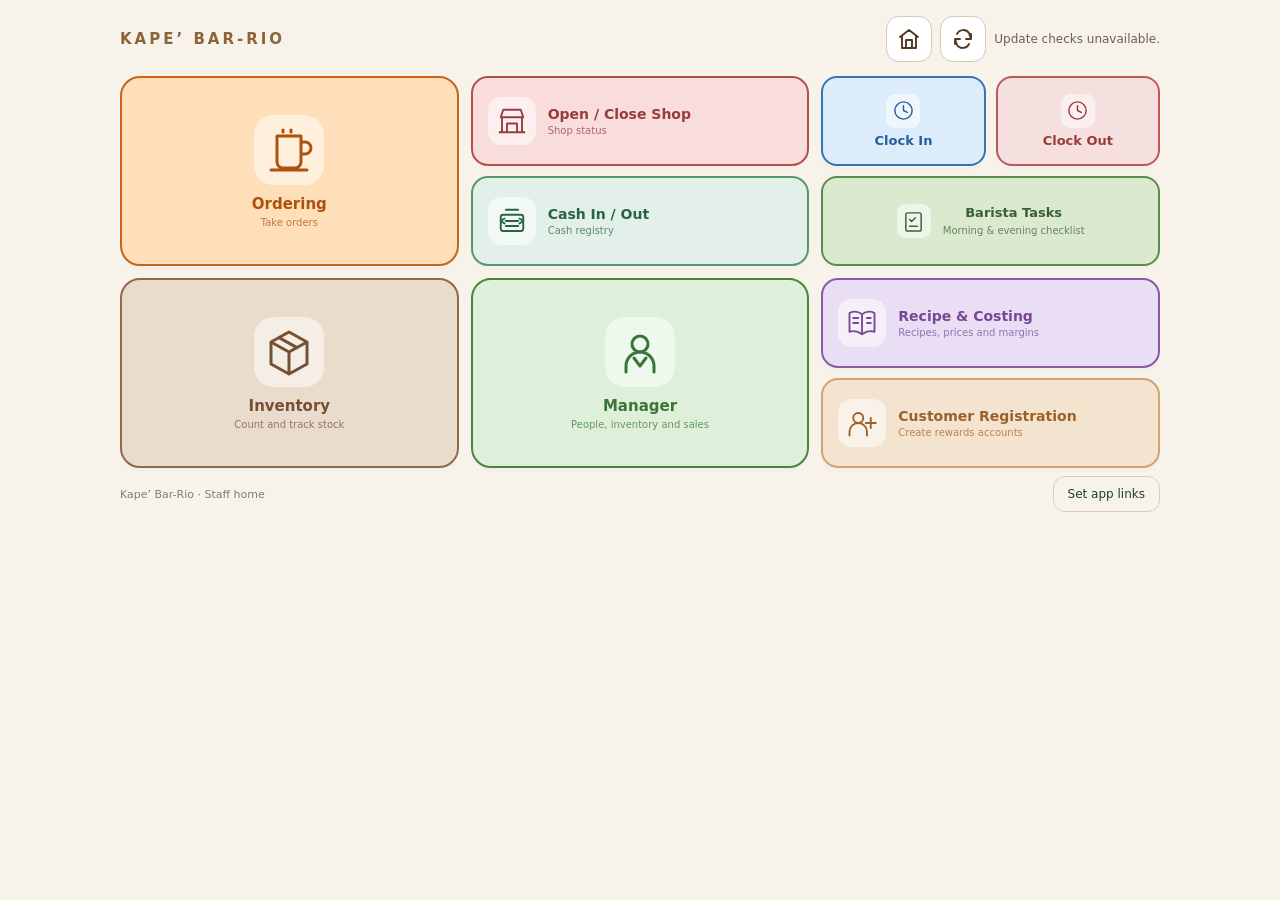
<file: index.html>
<!doctype html>
<html lang="en">
<head>
<meta charset="utf-8"><meta name="viewport" content="width=device-width,initial-scale=1">
<meta name="theme-color" content="#183e35"><title>Kape’ Bar-Rio | Home</title>
<style>
:root{font-family:system-ui,-apple-system,sans-serif;color:#183e35;background:#f6f3eb}*{box-sizing:border-box}body{margin:0}main{max-width:1120px;margin:auto;padding:40px 28px}header{display:flex;justify-content:space-between;align-items:center;gap:24px;margin-bottom:38px}.brand{font-size:14px;font-weight:800;letter-spacing:3px;text-transform:uppercase}h1{font-size:clamp(32px,5vw,52px);margin:12px 0}p{color:#66756c;line-height:1.5}.clock{text-align:right;white-space:nowrap}.clock strong{display:block;font-size:27px}.grid{display:grid;grid-template-columns:repeat(3,1fr);gap:18px}.tile{appearance:none;text-align:left;background:#fffdf8;color:#183e35;border:1px solid #dedfd2;border-radius:22px;padding:26px;min-height:190px;cursor:pointer;font:inherit;transition:transform .15s,box-shadow .15s}.tile:hover{transform:translateY(-3px);box-shadow:0 12px 28px #183e3512}.tile:focus-visible,button:focus-visible,input:focus-visible{outline:3px solid #bb8437;outline-offset:4px}.tile.primary{background:#183e35;color:white}.icon{font-size:30px;display:block;margin-bottom:20px}.tile strong{display:block;font-size:21px}.tile span.desc{display:block;margin-top:8px;color:#66756c;font-size:14px}.primary span.desc{color:#c4d8ca}.tile.manager{grid-column:span 2;background:#ebe7d8}footer{display:flex;justify-content:space-between;align-items:center;gap:16px;margin-top:28px;font-size:13px;color:#66756c}.settings,.save,.cancel{font:inherit;border-radius:12px;border:1px solid #d3d8cc;padding:12px 18px;cursor:pointer;background:#fffdf8;color:#183e35}.save{background:#183e35;color:white}dialog{border:0;border-radius:22px;padding:28px;width:min(580px,calc(100% - 32px));max-height:90vh;box-shadow:0 20px 90px #0003}dialog::backdrop{background:#10291fcc}dialog h2{margin-top:0;color:#183e35}label{display:block;margin-top:14px;font-size:14px;color:#183e35;font-weight:600}input{display:block;width:100%;margin-top:6px;padding:12px;border:1px solid #cbd1c4;border-radius:9px;font:inherit}.actions{display:flex;gap:10px;justify-content:flex-end;margin-top:24px}#notice{color:#994a23;min-height:22px}@media(max-width:760px){main{padding:28px 20px}.grid{grid-template-columns:repeat(2,1fr)}.tile{min-height:175px;padding:22px}.tile.manager{grid-column:span 2}.clock{display:none}}@media(max-width:420px){.grid{grid-template-columns:1fr}.tile.manager{grid-column:auto}.tile{min-height:155px}footer{align-items:flex-start;flex-direction:column}}

body{background:#f7f3eb;color:#3e3025}main{max-width:1080px;padding:36px 30px 24px}header{margin-bottom:32px;flex-wrap:wrap}.brand{color:#8b643a;letter-spacing:3.5px;font-size:12px}h1{font-size:clamp(28px,4vw,42px);font-weight:650;letter-spacing:-1.4px;margin:14px 0 10px}header p{font-size:14px;margin:0;color:#8a7968}.clock{margin-left:auto;color:#7b6650}.clock strong{font-size:25px;font-weight:500}.clock span{font-size:12px}.grid{grid-template-columns:repeat(3,minmax(0,1fr));gap:18px}.tile,.tile.manager{grid-column:auto;display:flex;flex-direction:column;align-items:center;justify-content:center;text-align:center;min-height:224px;padding:24px 16px;border-radius:26px;border:1px solid #00000008;box-shadow:0 4px 0 #00000003}.tile .icon{display:flex;align-items:center;justify-content:center;width:112px;height:112px;border-radius:32px;background:#ffffff88;margin-bottom:18px}.icon svg{width:73px;height:73px}.tile strong{font-size:16px;font-weight:700}.tile span.desc{font-size:11px;margin-top:7px;color:inherit;opacity:.72}.tile-ordering{background:#e4ecdf;color:#355433}.tile-inventory{background:#f1e3c9;color:#896022}.tile-recipe{background:#e9e1f2;color:#755390}.tile-attendance{background:#dfeaf0;color:#3d6c83}.tile-shift{background:#f2ddd1;color:#995c40}.tile-manager{background:#e4e5ea;color:#565d7e}.tile:hover{box-shadow:0 10px 26px #3e302515;transform:translateY(-3px)}footer{font-size:11px;color:#8a7968}.settings{font-size:12px;background:transparent;border-color:#d7cdbf;padding:10px 14px}#notice{font-size:13px}header>.kbr-page-tools{flex-basis:100%}@media(max-width:760px){.grid{grid-template-columns:repeat(2,minmax(0,1fr))}.tile{min-height:200px}.tile .icon{width:94px;height:94px}.icon svg{width:64px;height:64px}}@media(max-width:420px){main{padding:26px 14px}.grid{gap:12px}.tile{min-height:180px;padding:20px 8px}.tile .icon{width:80px;height:80px;margin-bottom:14px;border-radius:24px}.icon svg{width:55px;height:55px}.tile strong{font-size:13px}.tile span.desc{font-size:10px}.clock{display:none}footer{flex-direction:row;align-items:center}}

header{margin-bottom:26px;align-items:center}header>.kbr-page-tools{flex-basis:auto;margin-left:auto}.brand{font-size:15px;letter-spacing:3px}header>div:first-child{display:flex;align-items:center}.tile{border-width:2px;min-height:244px}.tile-ordering{background:#ffdfba;color:#ad510d;border-color:#c96517}.tile-attendance{background:#ddecfa;color:#265e99;border-color:#3475b4}.tile-shift{background:#f9dddd;color:#963c3c;border-color:#b34e4e}.tile-inventory{background:#eadccd;color:#755032;border-color:#916849}.tile-manager{background:#def0da;color:#3b7436;border-color:#498540}.tile-recipe{background:#eadef4;color:#764894;border-color:#8a5aa8}.tile-clock{display:grid;gap:3px;margin-top:10px;font-variant-numeric:tabular-nums}.tile-clock time{font-weight:750;font-size:18px}.tile-clock span{font-size:10px;opacity:.8}@media(min-width:600px){.grid{grid-template-columns:repeat(3,minmax(0,1fr))}}@media(max-width:599px){.tile{min-height:222px}.tile-clock time{font-size:15px}.tile-clock span{font-size:9px}}

/* Compact home: two rows on tablets, three rows on phones. */
main{padding:16px 20px;max-width:1080px}header{margin-bottom:14px}.grid{gap:12px}.tile,.tile.manager{min-height:0;height:clamp(145px,calc((100dvh - 154px)/2),190px);padding:12px 10px;border-radius:20px}.tile .icon{width:70px;height:70px;border-radius:20px;margin-bottom:10px}.icon svg{width:48px;height:48px}.tile strong{font-size:15px}.tile span.desc{font-size:10px;margin-top:4px}.tile-clock{margin-top:5px}.tile-clock time{font-size:15px}.tile-clock span{font-size:9px}footer{margin-top:8px}#notice:empty{display:none}#notice{margin:6px 0;min-height:0}@media(max-width:599px){main{padding:12px}.grid{gap:9px}.tile,.tile.manager{height:clamp(126px,calc((100dvh - 140px)/3),165px);padding:8px}.tile .icon{width:54px;height:54px;margin-bottom:7px;border-radius:15px}.icon svg{width:38px;height:38px}.tile strong{font-size:13px}.tile span.desc{font-size:9px}.brand{font-size:12px;letter-spacing:2px}.tile-clock time{font-size:13px}}
@media(min-width:600px) and (max-height:520px){.tile,.tile.manager{height:150px}.tile .icon{width:54px;height:54px;margin-bottom:6px}.icon svg{width:38px;height:38px}.tile span.desc{display:none}}

/* Keep five full-size tiles; divide the sixth position into two working shortcuts. */
.split-home-tile{display:grid;grid-template-rows:repeat(2,minmax(0,1fr));gap:10px;height:clamp(145px,calc((100dvh - 154px)/2),190px);min-height:0}
.split-home-tile .tile{height:auto;min-height:0;display:flex;flex-direction:row;justify-content:flex-start;align-items:center;text-align:left;gap:12px;border-radius:17px;padding:10px 15px}
.split-home-tile .tile .icon{width:48px;height:48px;flex:0 0 48px;border-radius:13px;margin:0}
.split-home-tile .tile .icon svg{width:30px;height:30px}
.split-home-tile .tile strong{font-size:14px}
.split-home-tile .tile .desc{font-size:10px;margin-top:3px}
.split-home-tile .tile-registration{background:#f4e3ce;color:#9b612a;border-color:#d4a371}
.split-home-tile .tile .tile-label{display:block;min-width:0}
@media(max-width:599px){.split-home-tile{height:clamp(126px,calc((100dvh - 140px)/3),165px);gap:7px}.split-home-tile .tile{padding:6px 9px;gap:7px;border-radius:12px}.split-home-tile .tile .icon{width:35px;height:35px;flex-basis:35px;border-radius:9px}.split-home-tile .tile .icon svg{width:24px;height:24px}.split-home-tile .tile strong{font-size:11px}.split-home-tile .tile span.desc{font-size:9px}}
@media(min-width:600px) and (max-height:520px){.split-home-tile{height:150px}}

/* Home screen: paired clock controls and shared task checklist */
.home-triple{display:grid;grid-template-rows:1fr 1fr;gap:10px;height:clamp(145px,calc((100dvh - 154px)/2),190px);min-width:0}
.home-attendance-pair{display:grid;grid-template-columns:1fr 1fr;gap:10px;min-height:0}
.home-triple .tile{height:auto;min-height:0;border-radius:16px;padding:8px;display:flex;gap:6px;align-items:center;justify-content:center;flex-direction:column}
.home-triple .tile .icon{width:34px;height:34px;flex:0 0 34px;border-radius:9px;margin:0}
.home-triple .tile .icon svg{width:23px;height:23px}
.home-triple .tile strong{font-size:13px;line-height:1.1;text-align:center}
.home-triple .tile .desc{display:none}
.home-triple .tile-tasks{display:flex;flex-direction:row;gap:12px;background:#dbe9ce;color:#376139;border:2px solid #5a8c50}
.home-triple .tile-tasks .desc{display:block}
.home-triple .tile-clock-in{background:#ddecfa;color:#265e99;border:2px solid #3475b4}
.home-triple .tile-clock-out{background:#f6e0df;color:#983b3b;border:2px solid #bb5959}
.split-shop .tile-shift{background:#f9dddd;color:#963c3c;border-color:#b34e4e}
.split-shop .tile-shift.shop-is-open{background:#dff0d8;color:#326c35;border-color:#3e783c}
.split-shop .tile-cash{background:#e3f0e9;color:#286346;border-color:#54976e}
@media(max-width:599px){.home-triple{height:clamp(126px,calc((100dvh - 140px)/3),165px);gap:7px}.home-attendance-pair{gap:6px}.home-triple .tile{padding:5px;border-radius:11px}.home-triple .tile strong{font-size:10px}.home-triple .tile-tasks{gap:6px}.home-triple .tile-tasks .desc{font-size:9px}.home-triple .tile .icon{width:27px;height:27px;flex-basis:27px}.home-triple .tile .icon svg{width:19px;height:19px}}
@media(min-width:600px) and (max-height:520px){.home-triple{height:150px}}
</style>
<link rel="stylesheet" href="page-tools.css"><link rel="stylesheet" href="sync.css"><link rel="manifest" href="manifest.json"><link rel="apple-touch-icon" href="./apple-touch-icon.png?v=20261117-home"><link rel="icon" type="image/png" href="./apple-touch-icon.png?v=20261117-home"><meta name="apple-mobile-web-app-capable" content="yes"><meta name="apple-mobile-web-app-title" content="Kape Bar-Rio"></head>
<body><main>
<header><div><div class="brand">Kape’ Bar-Rio</div></div></header>
<div class="grid" id="apps"></div>
<p id="notice" role="status" aria-live="polite"></p>
<footer><span>Kape’ Bar-Rio · Staff home</span><button class="settings" id="configure">Set app links</button></footer>
</main>
<dialog id="settings"><form id="linksForm"><h2>Connect your apps</h2><p>Enter the full page address for each button. These settings are saved on this browser. Changes here apply only to this browser.</p><div id="fields"></div><p id="error" role="alert"></p><div class="actions"><button type="button" class="cancel" id="restoreDefaults">Restore links</button><button type="button" class="cancel" id="cancel">Cancel</button><button type="submit" class="save">Save links</button></div></form></dialog>
<script src="sync-config.js"></script><script src="sync-core.js"></script><script src="sync-ui.js"></script><script src="manager-tile.js?v=manager-pin-7digit-v25"></script><script>
// Set the exact published URLs here before uploading to GitHub Pages.
// Recipe and Costing share one workspace.
const IS_CLOUDFLARE=!location.hostname.endsWith('github.io');
const localPage=filename=>new URL(filename,location.href).href;
const DEFAULT_LINKS=IS_CLOUDFLARE?{
 ordering:'https://kape-barrio.pages.dev/',
 inventory:'https://kapebarrio-inventory-system.pages.dev/',
 recipe:'https://recipe-and-costing.pages.dev/',
 attendance:localPage('clock-in.html'),
 shift:localPage('open-end-shift.html'),
 manager:'https://managerspage.pages.dev/',
 registration:localPage('customer-registration.html')
}: {"ordering": "https://russelljohnramosmicumao-arch.github.io/Kape-Barrio/", "inventory": "https://russelljohnramosmicumao-arch.github.io/Kapebarrio-inventory-system/", "recipe": "https://russelljohnramosmicumao-arch.github.io/recipe-and-costing/", "attendance": "https://russelljohnramosmicumao-arch.github.io/KapeBarrioHomeScreen/clock-in.html", "shift": "https://russelljohnramosmicumao-arch.github.io/KapeBarrioHomeScreen/open-end-shift.html", "manager": "https://russelljohnramosmicumao-arch.github.io/ManagersPage/", "registration": "https://russelljohnramosmicumao-arch.github.io/KapeBarrioHomeScreen/customer-registration.html"};
const APPS=[["ordering", "Ordering", "Take orders", "<path d=\"M6 5h12v13a3 3 0 0 1-3 3H9a3 3 0 0 1-3-3ZM18 8h2a3 3 0 0 1 0 6h-2M9 2v1M13 2v1M3 22h18\"/>"], ["shift", "Open / Close Shop", "Cash In / Out", "<path d=\"M4 21V9h16v12M3 9l2-6h14l2 6M8 21v-7h8v7M2 21h20M3 9a3 3 0 0 0 4 0 3 3 0 0 0 5 0 3 3 0 0 0 5 0 3 3 0 0 0 4 0\"/>"], ["attendance", "Clock In / Out", "Your working hours", "<circle cx=\"12\" cy=\"13\" r=\"9\"/><path d=\"M12 8v5l3 2M9 1h6M12 1v3\"/>"], ["inventory", "Inventory", "Count and track stock", "<path d=\"m3 7 9-5 9 5v11l-9 5-9-5ZM3 7l9 5 9-5M12 12v11M7 4.8l9 5\"/>"], ["manager", "Manager", "People, inventory and sales", "<circle cx=\"12\" cy=\"8\" r=\"4\"/><path d=\"M5 22v-3a7 7 0 0 1 14 0v3M9 15l3 4 3-4\"/>"], ["recipe", "Recipe & Costing", "Recipes, prices and margins", "<path d=\"M12 5C8 2 4 3 2 4v15c3-1 6-1 10 2 4-3 7-3 10-2V4c-2-1-6-2-10 1ZM12 5v16M5 8h4M5 12h4M16 8h3M16 12h3\"/>"], ["registration", "Customer Registration", "Create rewards accounts", "<circle cx=\"9\" cy=\"8\" r=\"4\"/><path d=\"M2 22v-3a7 7 0 0 1 14 0v3M19 8v8M15 12h8\"/>"]];
const KEY=IS_CLOUDFLARE?'kape-barrio-home-links-cf-main-v2':'kape-barrio-home-links-v4';let links={...DEFAULT_LINKS};
try{const saved=JSON.parse(localStorage.getItem(KEY)||'{}');for(const [id] of APPS){if(typeof saved[id]==='string'&&validLink(saved[id])&&(IS_CLOUDFLARE?new URL(saved[id]).hostname.endsWith('.pages.dev'):new URL(saved[id]).hostname.endsWith('github.io')))links[id]=saved[id]}}catch{}
function validLink(value){try{const url=new URL(value);return ['https:','http:'].includes(url.protocol)&&!url.username&&!url.password}catch{return false}}
const taskURL=new URL('barista-tasks.html',location.href).href;
function makeTile(id,title,desc,icon,onClick,compact=false){
 const button=document.createElement('button');button.type='button';button.className='tile tile-'+id+(compact?' tile-compact':'');
 const glyph=document.createElement('span');glyph.className='icon';glyph.innerHTML='<svg viewBox="0 0 24 24" fill="none" stroke="currentColor" stroke-width="1.5" stroke-linecap="round" stroke-linejoin="round">'+icon+'</svg>';glyph.setAttribute('aria-hidden','true');
 const heading=document.createElement('strong');heading.textContent=title;const detail=document.createElement('span');detail.className='desc';detail.textContent=desc;
 if(compact){const label=document.createElement('div');label.className='tile-label';label.append(heading,detail);button.append(glyph,label);}
 else button.append(glyph,heading,detail);
 button.onclick=onClick;return button;
}
const icons={
 clock:'<circle cx="12" cy="12" r="9"/><path d="M12 7v5l4 2"/>',
 tasks:'<rect x="4" y="3" width="16" height="19" rx="2"/><path d="m8 10 2 2 4-4M8 17h8"/>',
 cash:'<rect x="3" y="7" width="18" height="13" rx="2"/><path d="M7 3h10M7 12h10M7 16h10M18 10l3 2-3 2M6 10l-3 2 3 2"/>',
 shop:'<path d="M4 21V9h16v12M3 9l2-6h14l2 6M8 21v-7h8v7M2 21h20"/>'
};
function nav(id,label){if(validLink(links[id])){if(id==='manager')KBRManagerTile.open(links[id]);else location.assign(withHomeContext(links[id]));}else document.getElementById('notice').textContent='Set the page link for '+label+' to connect this button.';}
function withHomeContext(value){const next=new URL(value,location.href);if(IS_CLOUDFLARE&&next.origin!==location.origin&&next.hostname.endsWith('.pages.dev'))next.searchParams.set('kbrHome',location.origin+'/');return next.href;}
function openShiftSection(section){const base=validLink(links.shift)?links.shift:localPage('open-end-shift.html');const url=new URL(base,location.href);url.searchParams.set('section',section);location.assign(withHomeContext(url.href));}
for(const [id,title,desc,icon] of APPS){
 const root=document.getElementById('apps');
 if(id==='attendance'){
  const wrap=document.createElement('div');wrap.className='home-triple';wrap.innerHTML='<div class="home-attendance-pair"></div>';
  const pair=wrap.firstElementChild;
  pair.append(
   makeTile('clock-in','Clock In','Start duty',icons.clock,()=>nav('attendance','Clock In'),true),
   makeTile('clock-out','Clock Out','End duty',icons.clock,()=>nav('attendance','Clock Out'),true));
  wrap.append(makeTile('tasks','Barista Tasks','Morning & evening checklist',icons.tasks,()=>location.assign(taskURL),true));root.append(wrap);
 }else if(id==='shift'){
  const wrap=document.createElement('div');wrap.className='split-home-tile split-shop';
  const shop=makeTile('shift','Open / Close Shop','Shop status',icons.shop,()=>openShiftSection('shop'),true);
  shop.id='homeShopButton';
  wrap.append(shop,makeTile('cash','Cash In / Out','Cash registry',icons.cash,()=>openShiftSection('cash'),true));
  root.append(wrap);
 }else{
  const compact=id==='recipe'||id==='registration';const button=makeTile(id,title,desc,icon,()=>nav(id,title),compact);
  let host=root;if(compact){let split=document.getElementById('homeSplitShortcuts');if(!split){split=document.createElement('div');split.className='split-home-tile';split.id='homeSplitShortcuts';root.append(split);}host=split;}
  host.append(button);
 }
 const label=document.createElement('label');label.textContent=title;
 const input=document.createElement('input');input.type='url';input.name=id;input.placeholder='https://your-domain/your-app/';label.append(input);document.getElementById('fields').append(label);
}
async function refreshShopIcon(){try{if(!KBRCloud.session())return;const data=await KBRCloud.rows('/rest/v1/kbr_shifts?select=status,closed_at&order=opened_at.desc&limit=1');const open=!!data[0]&&!data[0].closed_at&&data[0].status==='open';const tile=document.getElementById('homeShopButton');if(!tile)return;const name=tile.querySelector('strong');name.textContent=open?'Close Shop':'Open Shop';tile.classList.toggle('shop-is-open',open);}catch{}}
refreshShopIcon();
const dialog=document.getElementById('settings'),form=document.getElementById('linksForm');document.getElementById('configure').onclick=()=>{for(const [id]of APPS)form.elements[id].value=links[id];document.getElementById('error').textContent='';dialog.showModal()};document.getElementById('cancel').onclick=()=>dialog.close();document.getElementById('restoreDefaults').onclick=()=>{for(const [id]of APPS)form.elements[id].value=DEFAULT_LINKS[id];document.getElementById('error').textContent='Default links restored. Press Save links to apply.';};form.onsubmit=event=>{event.preventDefault();const next={};for(const [id,title]of APPS){const value=form.elements[id].value.trim();if(value&&(!validLink(value)||(IS_CLOUDFLARE?!new URL(value).hostname.endsWith('.pages.dev'):!new URL(value).hostname.endsWith('github.io')))){document.getElementById('error').textContent='Use a '+(IS_CLOUDFLARE?'Cloudflare Pages':'GitHub Pages')+' link for '+title+'.';return}next[id]=value||DEFAULT_LINKS[id]}try{localStorage.setItem(KEY,JSON.stringify(next));links=next;dialog.close();document.getElementById('notice').textContent='App links saved.'}catch{document.getElementById('error').textContent='This browser could not save your links. Please allow browser storage and try again.'}};

</script><script src="page-tools.js?v=host-home-v26"></script><script src="page-clock.js"></script></body></html>
</file>
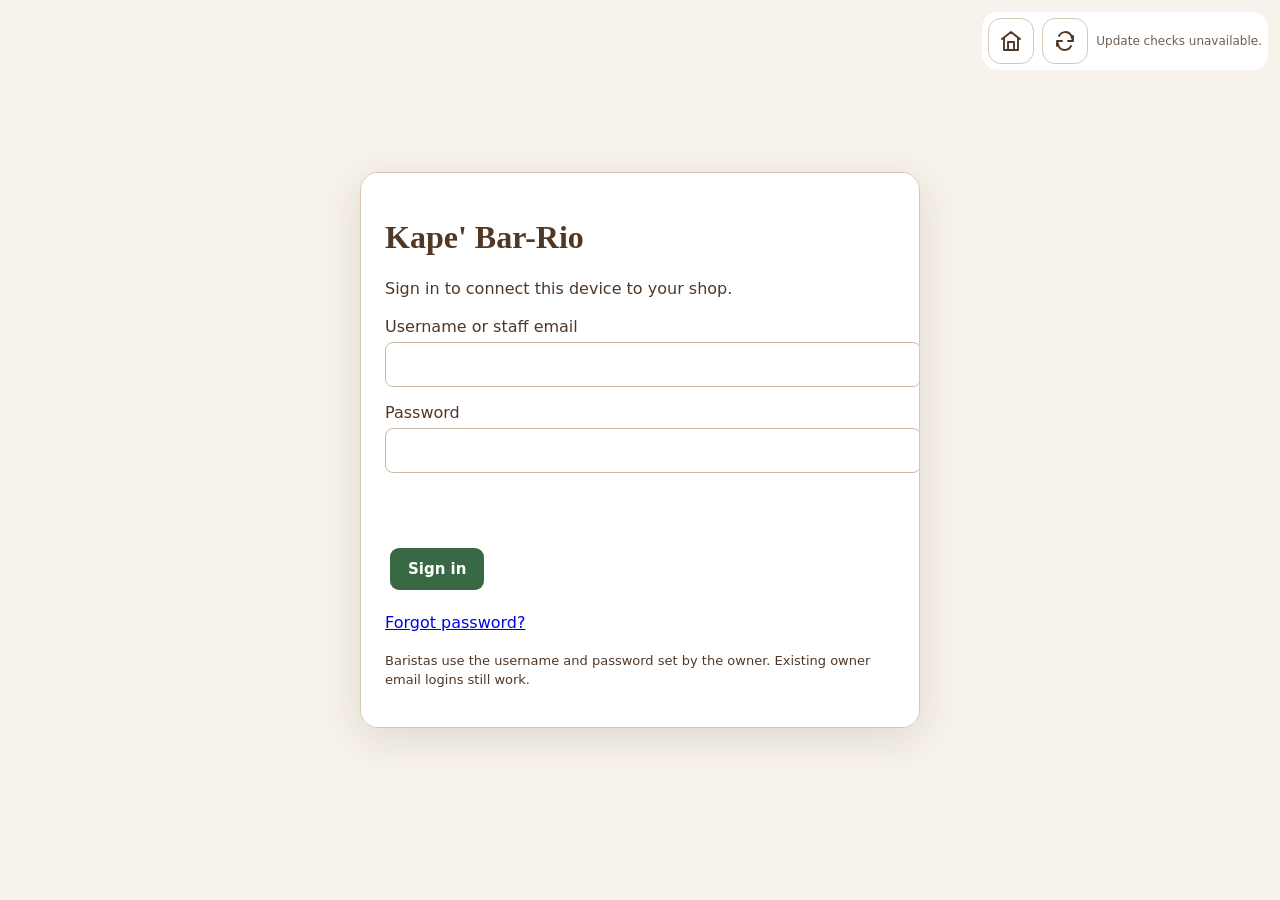
<file: barista-tasks.html>
<!doctype html>
<html lang="en"><head><meta charset="utf-8"><meta name="viewport" content="width=device-width,initial-scale=1"><meta name="theme-color" content="#6b4328"><title>Barista Tasks · Kape’ Bar-Rio</title>
<link rel="stylesheet" href="page-tools.css"><link rel="stylesheet" href="sync.css">
<style>
*{box-sizing:border-box}body{margin:0;background:#f7f3eb;color:#503827;font:15px system-ui,sans-serif}main{max-width:940px;margin:auto;padding:20px}header{display:flex;justify-content:space-between;align-items:center;gap:12px;margin-bottom:20px;flex-wrap:wrap}
h1{margin:0;font-size:clamp(24px,4vw,34px)}.muted{color:#7f6b59;font-size:13px}.panel{background:white;border:1px solid #dbc8b5;border-radius:18px;padding:16px;margin-bottom:14px}
button,input,select{font:inherit}button{border:1px solid #c9ad95;border-radius:12px;background:white;color:#503827;min-height:42px;padding:9px 14px;cursor:pointer}button:disabled{opacity:.55}button.active,button.primary{background:#653f29;color:white;border-color:#653f29}
.tabs{display:flex;gap:8px;margin:14px 0}.tabs button{flex:1}.summary{display:flex;justify-content:space-between;align-items:center;gap:10px;flex-wrap:wrap}progress{width:100%;height:10px;accent-color:#3d794c}
.task{display:grid;grid-template-columns:76px minmax(0,1fr) 104px;gap:12px;align-items:center;border-top:1px solid #e9ddd3;padding:13px 0}.task:first-child{border-top:0}.time{font-size:12px;font-weight:700;text-align:right;overflow-wrap:anywhere}.late{color:#b32b25}.task-title{font-weight:700}.done{color:#22763f}.task-note{font-size:12px;color:#816e5b;margin-top:5px}.check{min-width:0;width:66px;padding:9px 6px;font-weight:750;background:#376747;color:white;border-color:#376747}.check.done{background:#e7efe5;color:#376747;border-color:#b8d4bc}.task.completed .task-title{text-decoration:line-through;opacity:.7}.task-check-mark{width:66px;text-align:center;font-size:24px;font-weight:800;color:#376747}.task.completed .task-check-mark{color:#22763f}
.completed-group{background:#f0f5ed;border-color:#b8d4bc}.completed-group .task{opacity:.75}.shop-closed .check{opacity:.5}.task-group{margin-top:18px;border:1px solid #e8d9ca;border-radius:14px;padding:12px;background:#fffdf9}.group-heading{display:flex;justify-content:space-between;align-items:center;gap:12px;padding-bottom:8px;color:#503827}.group-heading strong{font-size:17px}.group-heading span{font-size:12px;font-weight:700;background:#f0e3d5;border-radius:15px;padding:4px 8px}.group-note{margin:0 0 10px}.owner-task{margin:8px 0;border:1px solid #e7d9cc;border-radius:11px;padding:10px}.owner-task summary{cursor:pointer;font-weight:650}.owner-task summary small{font-weight:400;color:#806e60}.owner-task .editor{margin-top:12px}.field{display:grid;gap:6px;margin:10px 0}.field input,.field select{width:100%;border:1px solid #cbb5a1;border-radius:9px;padding:10px;min-height:42px}.actions{display:flex;flex-wrap:wrap;gap:8px;align-items:center}
#message{min-height:24px;color:#8f3b23}.editor{display:grid;grid-template-columns:repeat(3,minmax(0,1fr));gap:8px;align-items:end}.editor .active-switch{display:flex;gap:6px;align-items:center}.editor button{justify-self:start}.editor label{font-size:12px;font-weight:700}.editor input,.editor select{display:block;width:100%;margin-top:4px;border:1px solid #cbb5a1;border-radius:9px;padding:9px;min-height:42px}
@media(max-width:600px){main{padding:12px}.task{grid-template-columns:62px minmax(0,1fr) 72px;gap:8px}.task .task-check-mark{width:57px}.time{font-size:10px}.editor{grid-template-columns:1fr 1fr}.editor label:first-child{grid-column:span 2}}
.worker-choices{display:grid;grid-template-columns:repeat(auto-fit,minmax(115px,1fr));gap:8px}.inline-worker-picker{background:white;border:1px solid #dbc8b5;border-radius:16px;padding:18px;margin:12px 0}.tabs button{display:flex;align-items:center;justify-content:center;gap:7px}.task .task-title{overflow-wrap:anywhere}

/* Evening shift: black panels with high-contrast white tasks */
body.evening-mode{background:#111111;color:#f7f7f7}
body.evening-mode .panel,body.evening-mode .task-group{background:#191919;border-color:#454545;color:#fff}
body.evening-mode .group-heading,body.evening-mode .task-title,body.evening-mode .time,body.evening-mode h1,body.evening-mode h2{color:#fff}
body.evening-mode .muted,body.evening-mode .task-note,body.evening-mode .group-note{color:#cacaca}
body.evening-mode .task{border-top-color:#414141}
body.evening-mode .group-heading span{background:#383838;color:#fff}
body.evening-mode .completed-group{background:#252525;border-color:#555}
body.evening-mode .check{background:#fff;color:#111;border-color:#fff}
body.evening-mode .check.done{background:#444;color:#fff;border-color:#777}
body.evening-mode .late{color:#ff9d9d}
body.evening-mode progress{accent-color:#fff}
body.evening-mode .tabs button{border-color:#666;background:#2c2c2c;color:#fff}
body.evening-mode .tabs button.active{background:#000;border-color:#fff;color:#fff}
body.evening-mode #refresh,body.evening-mode #addTask,body.evening-mode .owner-task button{background:#323232;color:white;border-color:#777}
body.evening-mode .owner-task,body.evening-mode .editor input,body.evening-mode .editor select{background:#262626;color:#fff;border-color:#555}
body.evening-mode .owner-task summary small{color:#ddd}
body.evening-mode #message{color:#ffd0c5}
body:not(.evening-mode) .tabs #evening{background:#111;color:#fff;border-color:#111}

#taskDialog{width:min(520px,calc(100% - 24px));max-height:90dvh;overflow:auto;border:1px solid #d4b99f;border-radius:20px;padding:22px;background:#fff;color:#503827;box-shadow:0 20px 80px #0005}
#taskDialog::backdrop{background:#17100bd0}#taskDialog form{display:grid;gap:14px}#taskDialog h2{margin:0;color:#503827}
#taskDialog label{display:grid;gap:5px;font-weight:650}#taskDialog input:not([type=checkbox]),#taskDialog select,#taskDialog textarea{min-height:43px;width:100%;padding:10px;border:1px solid #cbb5a1;border-radius:10px;font:inherit}
#taskDialog fieldset{display:flex;flex-wrap:wrap;gap:12px;border:1px solid #e4d4c4;border-radius:12px;padding:12px}#taskDialog legend{font-weight:700}#taskDialog .task-checkbox{display:flex;align-items:center;gap:7px}#taskDialog .task-checkbox input{width:18px;height:18px}
#taskDialog .time-fields{display:grid;grid-template-columns:1fr 1fr;gap:12px}#taskAddError{margin:0;color:#a32828;min-height:0}
body.evening-mode #addTask{background:#fff;color:#111;border-color:#eee}
.task-app-link{color:#246f45;text-decoration:underline;text-underline-offset:4px;font-weight:800}.task-app-link:focus-visible{outline:2px solid #246f45}body.evening-mode .task-app-link{color:#fff}.task-app-note{margin-top:3px;font-size:11px}
/* Weekend single combined task view. */
.tabs[hidden]{display:none!important}
body.evening-mode .panel .summary .actions{color:#fff}
/* Owner-only inline management, without crowding the barista's Done action. */
.task-end{display:grid;gap:5px;justify-items:end}
.task-edit-trigger{min-height:26px;padding:3px 8px;border:1px solid #cbb5a1;background:transparent;color:#715440;border-radius:8px;font-size:12px;white-space:nowrap}
.task-edit-trigger:hover{background:#eee2d6}
body.evening-mode .task-edit-trigger{background:#303030;color:#fff;border-color:#777}
#taskDialog .delete-task{margin-right:auto;background:#fff2f0;color:#ad302e;border-color:#dca29e;font-weight:700}
#taskDialog .delete-task[hidden]{display:none}
@media(max-width:600px){.task-edit-trigger{font-size:11px;padding:3px 6px}}

/* Owner scheduling: compact preset with optional seven-day custom selection */
#taskDialog .day-schedule{display:block}
#taskDialog .day-select-label{display:grid;gap:6px}
#taskDialog .day-checks{display:grid;grid-template-columns:repeat(4,minmax(0,1fr));gap:8px;margin-top:12px}
#taskDialog .day-checks[hidden]{display:none}
#taskDialog .day-checks label{display:flex;gap:6px;align-items:center;border:1px solid #e0d0c0;padding:8px 5px;border-radius:9px;font-size:13px}
#taskDialog .day-checks input{width:17px;height:17px}
@media(max-width:380px){#taskDialog .day-checks{grid-template-columns:repeat(3,minmax(0,1fr))}}

.task-uncheck{min-height:29px;padding:4px 10px;border:1px solid #c9a68c;border-radius:9px;background:#fff9f1;color:#865235;font-size:12px;font-weight:800;white-space:nowrap}
.task-uncheck:hover{border-color:#af6449;background:#ffede4}
body.evening-mode .task-uncheck{color:#fff;background:#402d29;border-color:#976c5e}
/* On-duty workers claim each task directly; no separate worker-selection popup. */
.task{grid-template-columns:76px minmax(0,1fr) 104px}
.task-claim{grid-column:2/4;display:flex;align-items:center;flex-wrap:wrap;gap:9px;margin:4px 0 0;padding:8px 0 2px}
.task-claim-label{width:100%;font-size:12px;font-weight:750;color:#745b44}
.task-claim-worker{display:flex;align-items:center;gap:7px;min-height:47px;padding:5px 10px 5px 5px;border:1px solid #d2bca5;border-radius:15px;background:#f9f1e7;max-width:220px}
.task-claim-worker:hover{border-color:#427650;background:#e7f1e6}
.task-claim-worker:focus-visible{outline:3px solid #35714a;outline-offset:2px}
.task-claim-avatar{width:36px;height:36px;display:inline-flex;align-items:center;justify-content:center;border-radius:50%;overflow:hidden;background:#d9c4ae;color:#513b27;font-weight:800;flex:none}
.task-claim-avatar img{width:100%;height:100%;object-fit:cover}
.task-claim-worker .task-claim-name{font-size:13px;font-weight:700;line-height:1.2}
.task-claim-empty{font-size:12px;color:#986a43}
.task-claim-worker:disabled{opacity:.5;cursor:not-allowed}
body.evening-mode .task-claim-label{color:#dadada}
body.evening-mode .task-claim-worker{background:#333;color:#fff;border-color:#686868}
body.evening-mode .task-claim-worker:hover{background:#454545;border-color:#bcbcbc}
body.evening-mode .task-claim-empty{color:#ddd}
@media(max-width:600px){
 .task{grid-template-columns:62px minmax(0,1fr) 72px}
 .task-claim{grid-column:1/4;gap:7px}
 .task-claim-worker{min-height:43px;padding:4px 9px 4px 4px}
 .task-claim-avatar{width:33px;height:33px}
}

/* Multi-person task completion: pick faces first, then tap Done on the right. */
.task.task-multi{display:grid;grid-template-columns:minmax(235px,0.9fr) minmax(180px,1.25fr) 116px;gap:14px;align-items:center;padding:16px 0}
.task-multi .task-claim{grid-column:1;grid-row:1;display:flex;flex-wrap:wrap;align-items:center;gap:7px;margin:0;padding:0}
.task-multi .task-claim-label{width:100%;font-size:12px;font-weight:750}
.task-multi .task-details{grid-column:2;grid-row:1;min-width:0}
.task-multi .task-end{grid-column:3;grid-row:1;align-items:stretch;justify-items:stretch;gap:8px}
.task-multi .task-end .time{text-align:right}
.task-multi .task-claim-worker{min-height:45px;padding:4px 8px 4px 4px;border-radius:13px;gap:5px;max-width:150px;transition:border-color .12s,background .12s,box-shadow .12s}
.task-multi .task-claim-worker.selected{background:#dfefdf;border:2px solid #28673d;box-shadow:0 0 0 1px #28673d44}
.task-multi .task-claim-worker.selected .task-claim-name{color:#205936}
.task-multi .task-claim-avatar{width:34px;height:34px}
.task-multi .claim-tick{color:#24683d;font-weight:900}
.task-multi .task-done{min-height:48px;border:1px solid #235632;border-radius:11px;background:#336f46;color:#fff;font-weight:800}
.task-multi .task-done:disabled{background:#d8e0d6;border-color:#c2cabc;color:#68786c;opacity:1;cursor:not-allowed}
.task-multi .task-worker-credit{grid-column:1;grid-row:1;display:flex;align-items:center;gap:10px;font-size:12px;color:#28673d;overflow-wrap:anywhere}
.task-multi .credit-check{font-size:28px}
.task-multi .task-worker-credit strong{font-size:15px}
body.evening-mode .task-multi .task-claim-worker.selected{background:#31563d;border-color:#91caaa;color:#fff}
body.evening-mode .task-multi .task-claim-worker.selected .task-claim-name,body.evening-mode .task-multi .claim-tick{color:#d0f3da}
body.evening-mode .task-multi .task-done:disabled{background:#444;color:#aaa;border-color:#666}
body.evening-mode .task-multi .task-worker-credit{color:#c3e9ca}
@media(max-width:760px){
 .task.task-multi{grid-template-columns:minmax(0,1fr) 104px;gap:11px}
 .task-multi .task-claim,.task-multi .task-worker-credit{grid-column:1;grid-row:1}
 .task-multi .task-details{grid-column:1;grid-row:2}
 .task-multi .task-end{grid-column:2;grid-row:1/span 2;align-self:center}
}
@media(max-width:390px){
 .task.task-multi{grid-template-columns:minmax(0,1fr) 85px;gap:6px}
 .task-multi .task-done{font-size:13px;padding:6px 3px}
 .task-multi .task-claim-worker{max-width:125px}
}
</style></head>
<body><main><header><div><h1>Barista Tasks</h1><div class="muted">Shared daily checklist · Kape’ Bar-Rio</div></div></header>
<section class="panel" id="board" hidden><div class="summary"><div><strong id="shopDay"></strong><div class="muted" id="selectedWorker">Shared daily checklist</div></div><button id="refresh" type="button">Refresh tasks</button></div>
<div class="tabs"><button id="morning" class="active"><span aria-hidden="true">☀️</span> Morning</button><button id="evening"><span aria-hidden="true">🌙</span> Evening</button></div>
<div class="summary"><strong id="shiftName">Morning tasks</strong><div class="actions"><span id="progressText"></span><button id="addTask" type="button" hidden>+ Add task</button></div></div><progress id="progress" max="100" value="0"></progress><div id="list"></div><p class="muted">Select every barista who worked on a task, then tap Done. Everyone selected receives credit.</p>
</section>
<dialog id="taskDialog" aria-labelledby="taskDialogTitle"><form id="taskAddForm"><h2 id="taskDialogTitle">Add task</h2><label>Task description<textarea name="title" required maxlength="180" rows="3" placeholder="What should be done?"></textarea></label><fieldset><legend>Show this task in</legend><label class="task-checkbox"><input type="checkbox" name="morning"> ☀️ Morning Tasks</label><label class="task-checkbox"><input type="checkbox" name="evening"> 🌙 Evening Tasks</label></fieldset><fieldset class="day-schedule"><legend>Repeat on</legend><label class="day-select-label">Days<select id="taskDayPreset" name="dayPreset"><option value="all">Every day</option><option value="weekday">Monday–Friday</option><option value="weekend">Saturday–Sunday only</option><option value="custom">Custom days</option></select></label><div id="customDays" class="day-checks" hidden><label><input type="checkbox" name="day1" value="1"> Mon</label><label><input type="checkbox" name="day2" value="2"> Tue</label><label><input type="checkbox" name="day3" value="3"> Wed</label><label><input type="checkbox" name="day4" value="4"> Thu</label><label><input type="checkbox" name="day5" value="5"> Fri</label><label><input type="checkbox" name="day6" value="6"> Sat</label><label><input type="checkbox" name="day7" value="7"> Sun</label></div></fieldset><label>Section<select name="section"><option value="general">General tasks</option><option value="inside">Inside Shop</option><option value="dining">Dining Area</option><option value="afternoon">Dining Area · 3–5 PM</option><option value="handover">Cash Handover</option><option value="closing">Closing Tasks</option></select></label><div class="time-fields"><label>Start time (optional)<input name="time" type="time"></label><label>End time (optional)<input name="end" type="time"></label></div><p id="taskAddError" role="alert"></p><div class="actions"><button type="button" id="deleteTask" class="delete-task" hidden>Delete task</button><button type="button" id="cancelTask">Cancel</button><button type="submit" class="primary" id="saveTask">Save task</button></div></form></dialog>
<p id="message" role="status"></p></main>
<script src="sync-config.js"></script><script src="sync-core.js"></script><script src="sync-ui.js"></script>
<script>
(()=>{'use strict';
const $=id=>document.getElementById(id);
let shift='morning',all=[],shopDay='',role='',busy=false,shopOpen=false,isWeekend=false,editingTaskId=null,onDutyWorkers=[];
const taskSelections=new Map();
const escapeHtml=value=>String(value??'').replace(/[&<>"']/g,c=>({'&':'&amp;','<':'&lt;','>':'&gt;','"':'&quot;','"':'&quot;',"'":'&#39;'}[c]));
const say=(message='')=>$('message').textContent=message;
function dateTime(value){return value?new Date(value).toLocaleString('en-PH',{timeZone:'Asia/Manila',hour:'numeric',minute:'2-digit'}):'';}
const photoBase=KBRCloud.config.url+'/storage/v1/object/public/kbr-employee-photos/';
function workerAvatar(w){
 const src=w.photo_url;
 const safe=typeof src==='string'&&src.startsWith(photoBase)&&!/[<>"'\s]/.test(src);
 const initials=String(w.name||'?').trim().split(/\s+/).slice(0,2).map(x=>x[0]||'').join('').toUpperCase();
 return '<span class="task-claim-avatar">'+(safe?'<img src="'+escapeHtml(src)+'" alt="" loading="lazy" referrerpolicy="no-referrer">':escapeHtml(initials))+'</span>';
}
function selectedWorkers(taskId){
 const chosen=taskSelections.get(Number(taskId))||new Set();
 return onDutyWorkers.filter(w=>chosen.has(w.id));
}
function claimButtons(task){
 if(task.completed_at)return '<div class="task-worker-credit"><span class="credit-check">✓</span><span>Completed by<br><strong>'+escapeHtml(task.completed_by||'Barista')+'</strong></span></div>';
 const chosen=taskSelections.get(Number(task.id))||new Set();
 return '<div class="task-claim"><span class="task-claim-label">Select who did it</span>'
  +(onDutyWorkers.length?onDutyWorkers.map(w=>
   '<button type="button" class="task-claim-worker'+(chosen.has(w.id)?' selected':'')+'" data-task="'+task.id+'" data-worker="'+escapeHtml(w.id)+'" '
    +(busy||!shopOpen?'disabled':'')+' aria-pressed="'+(chosen.has(w.id)?'true':'false')+'" aria-label="Select '+escapeHtml(w.name)+' for '+escapeHtml(task.title)+'">'
    +workerAvatar(w)+'<span class="task-claim-name">'+escapeHtml(w.name)+'</span>'+(chosen.has(w.id)?'<span class="claim-tick" aria-hidden="true">✓</span>':'')+'</button>').join('')
   :'<span class="task-claim-empty">No baristas clocked in</span>')
  +'</div>';
}
function toggleWorker(taskId,workerId){
 if(busy||!shopOpen||!onDutyWorkers.some(w=>w.id===workerId))return;
 const chosen=taskSelections.get(taskId)||new Set();
 if(chosen.has(workerId))chosen.delete(workerId);else chosen.add(workerId);
 if(chosen.size)taskSelections.set(taskId,chosen);else taskSelections.delete(taskId);
 show();
}

function show(){
 document.body.classList.toggle('evening-mode',isWeekend||shift==='evening');
 $('morning').parentElement.hidden=isWeekend;
 $('shopDay').textContent=shopOpen?'Shop day: '+shopDay:'Shop closed · checklist will reset on next opening';
 $('selectedWorker').textContent=onDutyWorkers.length?'On duty: '+onDutyWorkers.map(w=>w.name).join(', '):'No baristas currently clocked in';
 for(const s of ['morning','evening']){$(s).classList.toggle('active',s===shift);$(s).setAttribute('aria-selected',s===shift);}
 $('shiftName').textContent=isWeekend?'🌗 Weekend Tasks':shift==='morning'?'Morning tasks':'Evening tasks';
 const filtered=all.filter(t=>t.active&&(isWeekend||t.shift===shift||t.shift==='both')&&(!isWeekend||t.section!=='handover'));
 const count=filtered.filter(t=>t.completed_at).length;
 $('progressText').textContent=count+'/'+filtered.length+' completed';
 $('progress').value=filtered.length?Math.round(100*count/filtered.length):0;
 $('board').classList.toggle('shop-closed',!shopOpen);
 const localNow=new Date().toLocaleString('sv-SE',{timeZone:'Asia/Manila'}).replace(' ','T');
 const labels={inside:'Inside Shop',dining:'Dining Area',afternoon:'Dining Area · 3:00–5:00 PM',handover:'Cash Handover · 5:30 PM',closing:'Closing Tasks',general:'General Tasks'};
 const groups=isWeekend?['inside','dining','afternoon','closing','general']:shift==='morning'?['inside','dining','afternoon','handover','closing','general']:['general','inside','dining','afternoon','handover','closing'];
 const pieces=[];
 const ordered=(tasks)=>tasks.sort((a,b)=>(a.sort_order||0)-(b.sort_order||0)||a.id-b.id);
 const renderTask=(t)=>{
   const deadline=t.due_end||t.due_time;
   const overdue=!t.completed_at&&!!deadline&&(localNow.slice(0,10)>shopDay||(localNow.slice(0,10)===shopDay&&localNow.slice(11,16)>deadline));
   const time=t.due_time?(t.due_end?t.due_time+'–'+t.due_end:t.due_time):'Anytime';
   const inventoryUrl=location.hostname.endsWith('github.io')?'https://russelljohnramosmicumao-arch.github.io/Kapebarrio-inventory-system/':'https://kapebarrio-inventory-system.pages.dev/';
   const description=t.action_key==='inventory'?'<a class="task-app-link" href="'+inventoryUrl+'" target="_blank" rel="noopener noreferrer" title="Open Inventory App">'+escapeHtml(t.title)+' ↗</a>':escapeHtml(t.title);
   const hasSelection=selectedWorkers(t.id).length>0;
   return '<div class="task task-multi'+(t.completed_at?' completed':'')+'">'
    +claimButtons(t)
    +'<div class="task-details"><div class="task-title">'+description+'</div><div class="task-note">'
    +(t.completed_at?'✓ '+escapeHtml(t.completed_by||'Completed')+' · '+escapeHtml(dateTime(t.completed_at)):(!shopOpen?'Shop is closed':'Not completed'))
    +(t.action_key==='inventory'?'<div class="muted task-app-note">Open Inventory to count stock, then select everyone who helped.</div>':'')
    +'</div></div><div class="task-end">'
    +'<div class="time '+(overdue?'late':'')+'">'+escapeHtml(time)+(overdue?'<div>Overdue</div>':'')+'</div>'
    +(!t.completed_at?'<button type="button" class="task-done" data-done-task="'+t.id+'" '+(!hasSelection||busy||!shopOpen?'disabled':'')+'>✓ Done</button>':'')
    +(t.completed_at&&shopOpen?'<button type="button" class="task-uncheck" data-uncheck-task="'+t.id+'" '+(busy?'disabled':'')+' aria-label="Undo completion of '+escapeHtml(t.title)+'">↶ Undo</button>':'')
    +(role==='owner'?'<button class="task-edit-trigger" data-edit-task="'+t.id+'" title="Edit or delete task" aria-label="Edit or delete '+escapeHtml(t.title)+'">✎ Edit</button>':'')
    +'</div></div>';
 };
 for(const group of groups){
   const tasks=ordered(filtered.filter(t=>(t.section||'general')===group&&!t.completed_at));
   if(!tasks.length)continue;
   pieces.push('<div class="task-group"><div class="group-heading"><strong>'+escapeHtml(labels[group])+'</strong><span>'+tasks.length+' remaining</span></div>'+(group==='afternoon'?'<p class="muted group-note">Share these tasks with the upcoming barista during handover.</p>':''));
   for(const t of tasks)pieces.push(renderTask(t));
   pieces.push('</div>');
 }
 const doneTasks=ordered(filtered.filter(t=>t.completed_at));
 if(doneTasks.length){
   pieces.push('<div class="task-group completed-group"><div class="group-heading"><strong>✓ Completed tasks</strong><span>'+doneTasks.length+' done</span></div>');
   for(const t of doneTasks)pieces.push(renderTask(t));
   pieces.push('</div>');
 }
 $('list').innerHTML=pieces.length?pieces.join(''):'<p class="muted">No tasks set for this shift yet.</p>';
 $('list').querySelectorAll('[data-task][data-worker]').forEach(b=>b.onclick=()=>toggleWorker(Number(b.dataset.task),b.dataset.worker));
 $('list').querySelectorAll('[data-done-task]').forEach(b=>b.onclick=()=>check(Number(b.dataset.doneTask)));
 $('list').querySelectorAll('[data-edit-task]').forEach(b=>b.onclick=()=>editTask(Number(b.dataset.editTask)));
 $('list').querySelectorAll('[data-uncheck-task]').forEach(b=>b.onclick=()=>uncheck(Number(b.dataset.uncheckTask)));
}
async function snapshot(){
 const [result,roster]=await Promise.all([KBRCloud.rpc('kbr_barista_tasks_snapshot',{}),KBRCloud.rpc('kbr_barista_task_roster',{})]);
 all=result.tasks||[];shopDay=result.shop_day;shopOpen=!!result.shop_open;isWeekend=!!result.is_weekend;
 onDutyWorkers=Array.isArray(roster)?roster:[];
 const rosterIds=new Set(onDutyWorkers.map(w=>w.id));
 for(const [id,chosen] of taskSelections){
  if(!all.some(t=>t.id===id&&!t.completed_at)){taskSelections.delete(id);continue;}
  for(const worker of chosen)if(!rosterIds.has(worker))chosen.delete(worker);
  if(!chosen.size)taskSelections.delete(id);
 }
 show();
}
async function check(id){
 if(busy)return;
 const selected=selectedWorkers(id);
 if(!selected.length){say('Select at least one barista before marking this task Done.');return;}
 busy=true;say('Saving completion for '+selected.map(w=>w.name).join(' & ')+'…');show();
 try{
  const result=await KBRCloud.rpc('kbr_barista_task_check_multiple',{p_task:id,p_workers:selected.map(w=>w.id)});
  if(result?.error||!result?.ok)throw Error(result?.error||'Unable to confirm completion.');
  taskSelections.delete(id);
  await snapshot();
  say('Task completed by '+result.completed_by+'.');
 }catch(e){say(e.message||String(e));await snapshot().catch(()=>{});}
 finally{busy=false;show();}
}

async function uncheck(id){
 if(busy||!shopOpen)return;
 const task=all.find(t=>t.id===id&&t.completed_at);
 if(!task)return;
 if(!confirm('Undo completion of "'+task.title+'"?\n\nThis will move the task back to the unfinished list so it can be claimed again.'))return;
 busy=true;say('Undoing completion…');show();
 try{
  const result=await KBRCloud.rpc('kbr_barista_task_uncheck',{p_task:id});
  if(!result?.ok)throw Error(result?.error||'Unable to undo this task.');
  await snapshot();say('Task returned to unfinished. Previous completion remains in the audit history.');
 }catch(e){say(e.message||String(e));await snapshot().catch(()=>{});}
 finally{busy=false;show();}
}
const dialog=$('taskDialog'),taskForm=$('taskAddForm');
const allDays=[1,2,3,4,5,6,7],weekDays=[1,2,3,4,5],weekendDays=[6,7];
function selectedTaskDays(){
 const preset=taskForm.elements.dayPreset.value;
 if(preset==='all')return [...allDays];
 if(preset==='weekday')return [...weekDays];
 if(preset==='weekend')return [...weekendDays];
 return allDays.filter(day=>taskForm.elements['day'+day].checked);
}
function setTaskDays(days){
 const selected=Array.isArray(days)?days.map(Number):allDays;
 const matches=pattern=>pattern.length===selected.length&&pattern.every(day=>selected.includes(day));
 const preset=matches(allDays)?'all':matches(weekDays)?'weekday':matches(weekendDays)?'weekend':'custom';
 taskForm.elements.dayPreset.value=preset;
 for(const day of allDays)taskForm.elements['day'+day].checked=selected.includes(day);
 $('customDays').hidden=preset!=='custom';
}
taskForm.elements.dayPreset.onchange=()=>{
 const preset=taskForm.elements.dayPreset.value;
 $('customDays').hidden=preset!=='custom';
 if(preset==='custom'&&!allDays.some(day=>taskForm.elements['day'+day].checked)){
  const today=shopDay?new Date(shopDay+'T12:00:00Z').getUTCDay():new Date().getDay();
  taskForm.elements['day'+(today||7)].checked=true;
 }
};

function editTask(id){
 if(role!=='owner'||busy)return;
 const task=all.find(t=>t.id===id&&t.active);
 if(!task){say('Task not found. Refresh and try again.');return;}
 editingTaskId=id;
 taskForm.reset();
 taskForm.elements.title.value=task.title;
 taskForm.elements.morning.checked=task.shift==='morning'||task.shift==='both';
 taskForm.elements.evening.checked=task.shift==='evening'||task.shift==='both';
 taskForm.elements.section.value=task.section||'general';
 taskForm.elements.time.value=task.due_time||'';
 taskForm.elements.end.value=task.due_end||'';
 setTaskDays(task.weekdays);
 $('taskDialogTitle').textContent='Edit task';
 $('saveTask').textContent='Save changes';
 $('deleteTask').hidden=false;
 $('taskAddError').textContent='';
 dialog.showModal();
}

$('addTask').onclick=()=>{
 if(role!=='owner')return;
 editingTaskId=null;
 taskForm.reset();
 setTaskDays(allDays);
 $('taskDialogTitle').textContent='Add task';
 $('saveTask').textContent='Save task';
 $('deleteTask').hidden=true;
 taskForm.elements.morning.checked=isWeekend||shift==='morning';
 taskForm.elements.evening.checked=isWeekend||shift==='evening';
 taskForm.elements.section.value=!isWeekend&&shift==='evening'?'general':'inside';
 $('taskAddError').textContent='';
 dialog.showModal();
};
$('cancelTask').onclick=()=>dialog.close();
$('deleteTask').onclick=async()=>{
 if(role!=='owner'||busy||editingTaskId===null)return;
 const task=all.find(t=>t.id===editingTaskId&&t.active);
 if(!task)return;
 if(!confirm('Delete "'+task.title+'" from the active task list?\n\nIt will disappear from future checklists, but any prior completion history will be preserved.'))return;
 busy=true;const remove=$('deleteTask');remove.disabled=true;$('taskAddError').textContent='';
 try{
  await KBRCloud.rpc('kbr_barista_task_manage_v3',{p_id:task.id,p_title:task.title,p_shift:task.shift,p_section:task.section,p_time:task.due_time||null,p_end:task.due_end||null,p_active:false,p_order:task.sort_order||0,p_weekdays:task.weekdays||allDays});
  dialog.close();editingTaskId=null;await snapshot();say('Task deleted from the checklist.');
 }catch(e){$('taskAddError').textContent=e.message||String(e);}
 finally{busy=false;remove.disabled=false;}
};
taskForm.onsubmit=async event=>{
 event.preventDefault();if(busy)return;
 const morning=taskForm.elements.morning.checked,evening=taskForm.elements.evening.checked;
 if(!morning&&!evening){$('taskAddError').textContent='Select at least one shift.';return;}
 const days=selectedTaskDays();
 if(!days.length){$('taskAddError').textContent='Select at least one day.';return;}
 const start=taskForm.elements.time.value||null,end=taskForm.elements.end.value||null;
 if(end&&(!start||end<=start)){$('taskAddError').textContent='End time must be later than start time.';return;}
 busy=true;const save=taskForm.querySelector('[type=submit]');save.disabled=true;$('taskAddError').textContent='';
 try{
  await KBRCloud.rpc('kbr_barista_task_manage_v3',{p_id:editingTaskId,p_title:taskForm.elements.title.value.trim(),p_shift:morning&&evening?'both':morning?'morning':'evening',p_section:taskForm.elements.section.value,p_time:start,p_end:end,p_active:true,p_order:editingTaskId?(all.find(t=>t.id===editingTaskId)?.sort_order||0):all.length*10+10,p_weekdays:days});
  const edited=editingTaskId!==null;
  dialog.close();editingTaskId=null;await snapshot();say(edited?'Task updated successfully.':'Task added successfully.');
 }catch(e){$('taskAddError').textContent=e.message||String(e);}
 finally{busy=false;save.disabled=false;}
};
for(const s of ['morning','evening'])$(s).onclick=()=>{if(isWeekend)return;shift=s;show();};
$('refresh').onclick=async()=>{try{await snapshot();say('Tasks refreshed.');}catch(e){say(e.message);}};
async function init(){
 if(!KBRCloud.requireLogin())return;
 try{
  role=await KBRCloud.role();
  if(role!=='owner'&&role!=='operator')throw Error('Staff login required.');
  $('board').hidden=false;
  if(role==='owner')$('addTask').hidden=false;
  await snapshot();say('');
 }catch(e){say(e.message||String(e));}
}
document.addEventListener('visibilitychange',()=>{if(!document.hidden&&role)snapshot().catch(e=>say(e.message));});
window.addEventListener('focus',()=>{if(role)snapshot().catch(e=>say(e.message));});
init();
})();
</script><script src="page-tools.js?v=host-home-v26"></script></body></html>
</file>
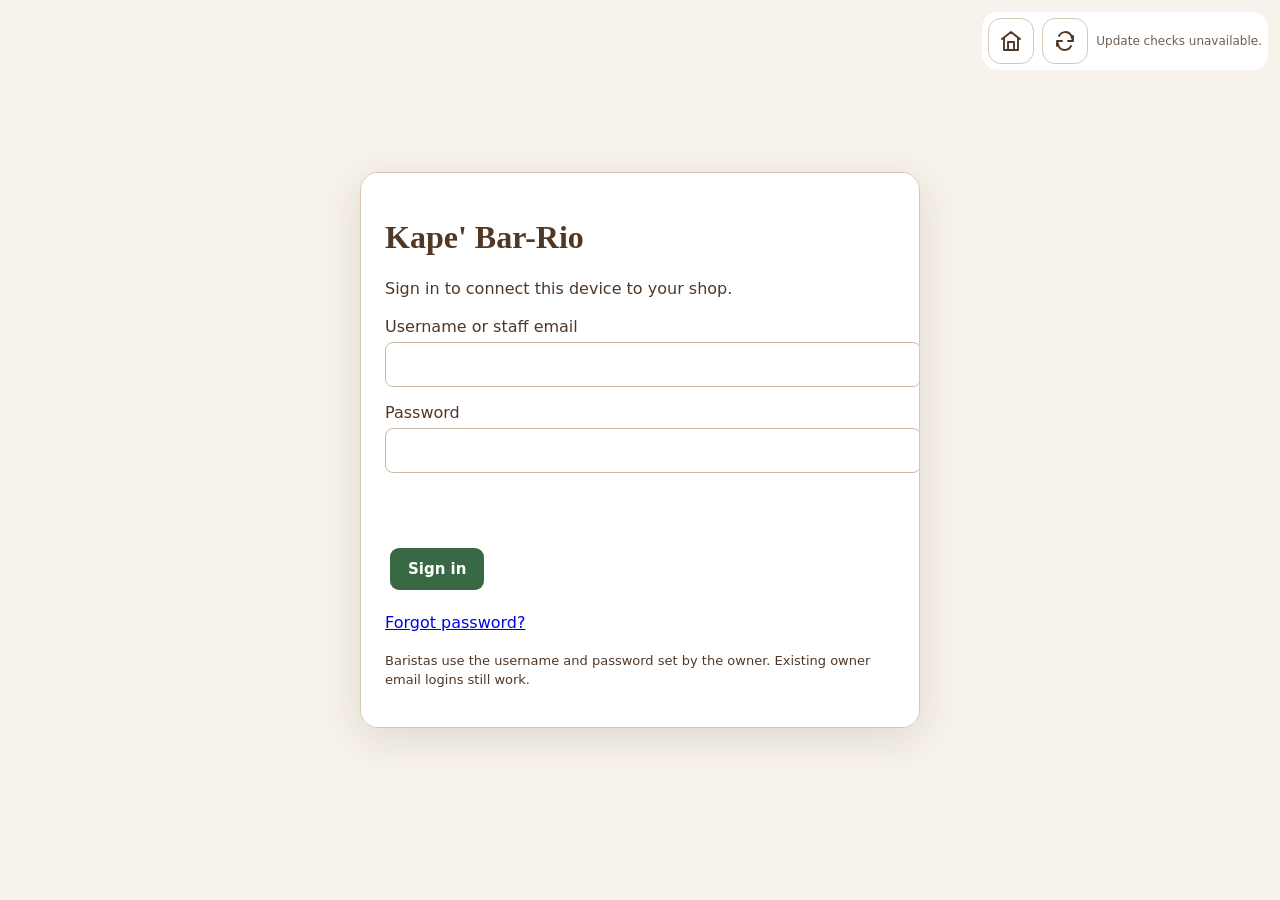
<file: clock-in.html>
<!doctype html><html lang="en"><head><meta charset="utf-8"><meta name="viewport" content="width=device-width,initial-scale=1"><meta name="theme-color" content="#6b4328"><title>Clock In / Out · Kape’ Bar-Rio</title><style>
*{box-sizing:border-box}body{margin:0;background:#fbf8f4;color:#503827;font:16px system-ui}main{max-width:1100px;margin:auto;padding:20px}header{display:flex;justify-content:space-between;align-items:center;gap:12px;flex-wrap:wrap;margin-bottom:20px}button,a.button{font:inherit;cursor:pointer;border:1px solid #d9c7b5;background:white;color:#503827;padding:12px;border-radius:12px;min-height:46px;text-decoration:none}.barista-actions{display:flex;gap:8px;flex-wrap:wrap}.history-total-strip{display:grid;grid-template-columns:repeat(auto-fit,minmax(160px,1fr));gap:12px}.history-total-card,.barista-order-card{background:white;border:1px solid #eadfd4;border-radius:14px;padding:14px}.history-total-card small{display:block}.history-total-card b{display:block;font-size:26px;margin-top:8px}.barista-order-card{margin:12px 0}summary{cursor:pointer}.muted{font-size:14px;color:#7a6b60}.cloud-box{max-height:90vh;overflow:auto}.cloud-box form label{display:block;margin:12px 0;font-weight:700}.cloud-box form input,.cloud-box form textarea{display:block;width:100%;min-height:46px;padding:10px;border:1px solid #d9c7b5;border-radius:10px;font:inherit}.denomination-grid{display:grid;grid-template-columns:repeat(4,minmax(0,1fr));gap:8px}.denomination-grid button.selected{background:#edf7e9;border:2px solid #2f8f4e}.denomination-grid span{font-size:12px}.count-keypad{display:grid;grid-template-columns:repeat(3,1fr);gap:8px;margin:12px 0}.count-keypad button{font-size:22px;font-weight:700;min-height:50px}@media(max-width:480px){main{padding:12px}.denomination-grid{grid-template-columns:repeat(2,1fr)}}
.clock-panes{display:grid;grid-template-columns:1fr 1fr;gap:20px}.clock-panes label{display:block;margin:16px 0}.clock-panes input,.clock-panes select{display:block;width:100%;padding:12px;font:inherit;margin-top:8px}#workerElapsed{font-variant-numeric:tabular-nums;font-size:48px}@media(max-width:500px){.clock-panes{gap:8px}.clock-panes .barista-order-card{padding:8px}#workerElapsed{font-size:30px}} 


[hidden]{display:none!important}body{background:#ddecfa;color:#214d77}.barista-order-card{border:2px solid #3475b4;background:#f6fbff;padding:22px;border-radius:20px}.clock-panes{gap:22px}.clock-panes h2,.clock-panes h3{color:#214d77}.clock-panes input,.clock-panes select{border:1px solid #3475b4;border-radius:10px;background:white;min-height:48px}.clock-panes button.clock-green,.count-keypad button{background:#24823b;border:2px solid #17602a;color:white;font-weight:700}.clock-panes button.clock-red,.worker-signout{background:#c83e3e;border:2px solid #922a2a;color:white;font-weight:700}.clock-panes button.clock-green,.clock-panes button.clock-red{min-height:54px;padding:12px 28px}.count-keypad button{min-height:64px;border-radius:13px}.count-keypad button:hover,.clock-green:hover{background:#196c2e}.worker-signout{order:2}button:disabled{opacity:.6;cursor:wait}#workerElapsed{font-size:clamp(32px,6vw,58px);font-variant-numeric:tabular-nums;color:#214d77;margin:18px 0}.worker-status{font-weight:700}.barista-actions{align-items:center}.clock-action-message{min-height:24px}@media(max-width:500px){.clock-panes{grid-template-columns:1fr}.barista-order-card{padding:16px}.count-keypad button{min-height:52px}}

/* Compact coffee palette for attendance controls. */
body{background:#f5eee5;color:#503827}.barista-order-card{background:#fffaf4;border-color:#987353;padding:18px}.clock-panes h2,.clock-panes h3,#workerElapsed{color:#503827}.clock-panes input,.clock-panes select{border-color:#ac8a6b;background:#fffdf9}.clock-panes{gap:18px}.clock-panes button.clock-green,.count-keypad button{background:#795236;border:2px solid #4b301f;color:#fffaf4}.clock-panes button.clock-red,.worker-signout{background:#4f3425;border:2px solid #322015;color:#fffaf4}.clock-panes button.clock-green,.clock-panes button.clock-red,.worker-signout{min-height:42px;padding:8px 18px;font-size:14px;border-radius:10px}.count-keypad{width:100%;max-width:280px;margin:12px auto;gap:7px}.count-keypad button{min-height:44px;padding:7px;font-size:18px;border-radius:10px}.count-keypad button[data-clock-key="Clear"],.count-keypad button[data-clock-key="⌫"]{background:#ddc5a9;border-color:#8e6848;color:#4b301f;font-size:14px}.count-keypad button:hover,.clock-panes button.clock-green:hover{background:#5c3b26}.clock-panes button.clock-red:hover,.worker-signout:hover{background:#382318}.count-keypad button[data-clock-key="Clear"]:hover,.count-keypad button[data-clock-key="⌫"]:hover{background:#cbb08f}button:focus-visible{outline:3px solid #b8884d;outline-offset:3px}button:active{transform:translateY(1px)}@media(max-width:500px){.barista-order-card{padding:14px}.count-keypad button{min-height:44px}}

/* Personalized barista profile on Clock In / Clock Out. */
.clock-worker-profile{text-align:center;display:flex;flex-direction:column;align-items:center;justify-content:center;gap:4px}
.clock-worker-profile h2{font-size:clamp(24px,4vw,34px);margin:8px 0 0}
.clock-worker-profile p{margin:4px 0}
.clock-profile-photo{display:inline-flex;width:150px;height:150px;flex:none;align-items:center;justify-content:center;overflow:hidden;border-radius:50%;border:4px solid #896242;background:#e5d1b9;color:#64432e;font-size:44px;font-weight:800;box-shadow:0 5px 15px #6b432827}
.clock-profile-photo img{width:100%;height:100%;object-fit:cover;display:block}
.worker-login-profile{display:flex;gap:13px;align-items:center;justify-content:center;margin:12px auto;min-height:92px;text-align:left}
.worker-login-profile strong,.worker-login-profile small{display:block}
.worker-login-profile small{margin-top:4px;color:#746453}
.clock-photo-picker{width:82px;height:82px;font-size:26px;border-width:3px}
.clock-profile-placeholder{font-size:14px;color:#806850}
@media(max-width:500px){.clock-profile-photo{width:126px;height:126px;font-size:34px}.clock-photo-picker{width:75px;height:75px;font-size:25px}}

/* Two-step attendance login: visual worker gallery, then private numeric PIN. */
.clock-worker-selection{position:relative;isolation:isolate;max-width:760px;margin:20px auto;padding:8px 0 24px;text-align:center}.clock-worker-selection:before{content:'';position:absolute;left:calc(100% - 60px);top:0;width:390px;height:570px;z-index:-1;pointer-events:none;background:url('barista-coffee-illustration.svg?v=logo-cup-v2') center / contain no-repeat;opacity:.38}@media(max-width:1050px){.clock-worker-selection:before{left:auto;right:-20px;width:230px;opacity:.12}}
.clock-worker-selection h2{margin:8px 0;font-size:clamp(24px,4vw,35px);color:#503827}
.clock-worker-selection>p{margin:0 0 23px;color:#846b55}
.clock-worker-gallery{display:grid;grid-template-columns:repeat(6,minmax(0,1fr));column-gap:4px;row-gap:10px;align-items:stretch;max-width:465px;margin:0 auto}
.clock-worker-gallery>.clock-worker-card{grid-column:span 2}
/* With five workers, center the last two portraits under the first row. */
.clock-worker-gallery>.clock-worker-card:nth-child(4):nth-last-child(2){grid-column:2/span 2}
.clock-worker-gallery>.clock-worker-card:nth-child(5):last-child{grid-column:4/span 2}
.clock-worker-card{display:flex;flex-direction:column;align-items:center;gap:7px;justify-content:center;min-height:151px;padding:8px 4px;border:0;border-radius:14px;background:transparent;box-shadow:none;text-align:center;cursor:pointer;color:inherit;transition:transform .15s}
.clock-worker-card:hover{background:transparent;transform:translateY(-2px)}
.clock-worker-card.clock-worker-display-only{cursor:default;grid-column:span 2}.clock-worker-display-only:hover{transform:none}.clock-worker-display-only strong{color:#64432c}
.clock-worker-card:focus-visible{outline:3px solid #896242;outline-offset:2px;background:transparent}
.clock-worker-card strong{font-size:19px;line-height:1.2;color:#503827;overflow-wrap:anywhere}
.clock-worker-name{display:inline-flex;align-items:center;justify-content:center;flex-wrap:wrap;column-gap:7px;row-gap:4px}
.clock-on-duty-check{display:inline-flex;align-items:center;justify-content:center;flex:none;width:25px;height:25px;border-radius:50%;background:#2d7845;color:white;font:800 17px system-ui;box-shadow:0 2px 6px #20503030}
@media(max-width:650px){.clock-on-duty-check{width:20px;height:20px;font-size:14px}.clock-worker-name{column-gap:5px}}

.clock-worker-card small{font-size:12px;color:#806b58;line-height:1.25;max-width:100%;min-height:17px;text-align:center}
.clock-gallery-avatar{width:112px;height:112px;border-width:3px;font-size:32px;pointer-events:none}
.clock-pin-stage{display:grid;grid-template-columns:minmax(210px,.9fr) minmax(275px,1.1fr);align-items:center;gap:28px;max-width:760px;margin:25px auto;padding:26px 30px;background:#fffaf4;border:2px solid #cbb59d;border-radius:24px}
.clock-choose-back{display:block;margin-bottom:16px;padding:7px 10px;border:0;background:transparent;color:#6b4328;font-size:14px;font-weight:700;text-align:left}
.clock-pin-left{display:flex;flex-direction:column;align-self:stretch;justify-content:flex-start;min-width:0}
.clock-pin-identity{display:flex;flex:1;flex-direction:column;align-items:center;justify-content:center;gap:15px;margin:0 auto 34px;text-align:center}
.clock-pin-identity h2{font-size:clamp(25px,3vw,31px);margin:0 0 5px}
.clock-pin-identity p{margin:0;color:#806b58;font-size:14px}
.clock-pin-avatar{width:clamp(150px,17vw,192px);height:clamp(150px,17vw,192px);border-width:5px;font-size:48px;box-shadow:0 7px 24px #5038272c}
.clock-pin-stage .worker-pin-form{display:block;margin:0 auto;width:100%;max-width:320px;min-width:0}
.clock-pin-stage .worker-pin-screen{display:flex;align-items:center;justify-content:center;min-height:58px;background:#f4ece3;border:2px solid #cbb59d;border-radius:12px;color:#503827;font:700 29px monospace;letter-spacing:7px;margin:0 0 13px}
.clock-pin-stage .worker-pin-screen.invalid{border-color:#b83232}
.clock-pin-stage .worker-pin-pad{display:grid;grid-template-columns:repeat(3,minmax(0,1fr));gap:9px}
.clock-pin-stage .worker-pin-pad button{min-height:60px;padding:8px;border-radius:12px;border:2px solid #61402d;background:#6b4328;color:#fffaf4;font:700 26px system-ui}
.clock-pin-stage .worker-pin-pad button[type=submit]{background:#386944;border-color:#255433}
.clock-pin-stage [data-clock-error]{color:#a22d2d;font-size:13px;min-height:18px;margin:8px 0 0;text-align:center}
@media(max-width:650px){.clock-pin-stage{max-width:420px;grid-template-columns:1fr;gap:8px;padding:16px 15px 23px}.clock-pin-identity{margin:4px auto 12px;gap:10px}.clock-pin-avatar{width:136px;height:136px;font-size:36px}.clock-pin-left{align-self:auto}.clock-worker-gallery{grid-template-columns:repeat(6,minmax(0,1fr));gap:4px}.clock-worker-card{min-height:138px;padding:8px 3px}.clock-gallery-avatar{width:80px;height:80px;font-size:25px}.clock-worker-card strong{font-size:15px}.clock-worker-card small{font-size:11px}.clock-pin-stage .worker-pin-pad button{min-height:55px}}
@media(max-width:380px){.clock-worker-gallery{grid-template-columns:repeat(6,minmax(0,1fr));gap:3px}.clock-gallery-avatar{width:68px;height:68px}.clock-worker-card{padding:8px 2px}}
</style><link rel="stylesheet" href="sync.css"><link rel="stylesheet" href="page-tools.css"></head><body><main><header><h2>Clock In / Clock Out</h2><div class="barista-actions" data-worker-controls><button type="button" id="signOutBarista" class="worker-signout" hidden>Sign out</button></div></header><div id="workerClockView">Connecting…</div><p id="clockStatus" role="status"></p></main><script src="sync-config.js"></script><script src="sync-core.js"></script><script src="sync-ui.js"></script><script>const baristaView='shift';const peso=n=>'₱'+(Number(n)||0).toLocaleString('en-PH',{minimumFractionDigits:2,maximumFractionDigits:2});const escapeHtml=s=>String(s??'').replace(/[&<>"']/g,c=>({'&':'&amp;','<':'&lt;','>':'&gt;','"':'&quot;',"'":'&#39;'}[c]));</script><script src="worker-clock.js?v=on-duty-check-v30"></script><script src="page-tools.js?v=host-home-v26"></script></body></html>
</file>
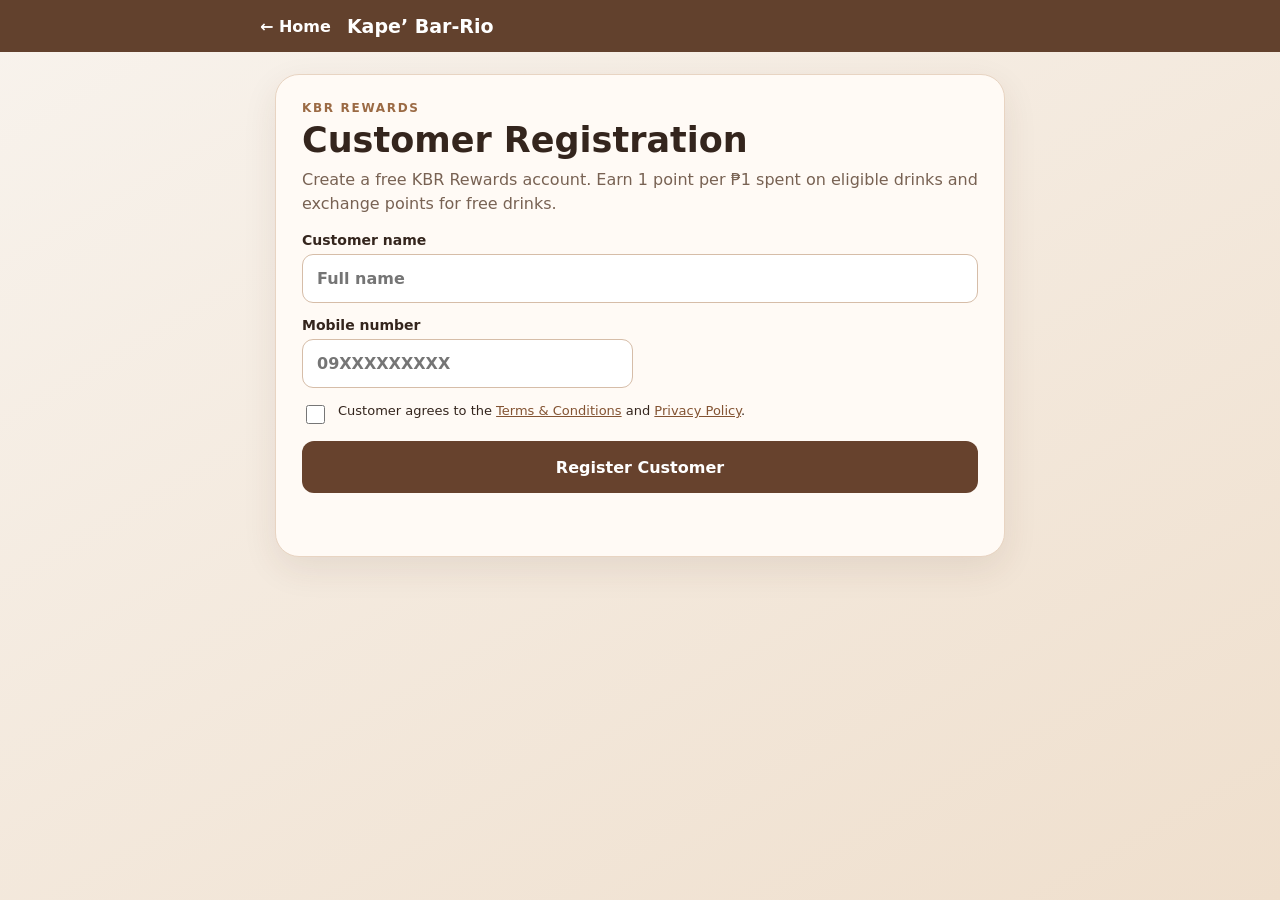
<file: customer-registration.html>
<!doctype html>
<html lang="en">
<head>
<meta charset="utf-8">
<meta name="viewport" content="width=device-width,initial-scale=1,viewport-fit=cover">
<meta name="theme-color" content="#4f3021">
<title>Kape Bar-Rio · Customer Registration</title>
<style>
:root{font-family:system-ui,-apple-system,BlinkMacSystemFont,"Segoe UI",sans-serif;color:#34251d;background:#f7f2eb}*{box-sizing:border-box}
body{margin:0;min-height:100dvh;background:linear-gradient(150deg,#f8f3ed,#efdfcd)}
header{background:#62412d;color:white;padding:15px max(20px,calc((100vw - 760px)/2));display:flex;align-items:center;gap:16px}
header strong{font-size:19px}a{color:#835332}header a{color:white;text-decoration:none;font-weight:700}
main{max-width:760px;margin:22px auto 50px;padding:0 15px}
.card{background:#fffaf5;border:1px solid #e8d4c2;border-radius:24px;padding:26px;box-shadow:0 12px 35px #4f302117}
.eyebrow{font-size:12px;text-transform:uppercase;letter-spacing:.14em;font-weight:850;color:#9b6a44}
h1{font-size:clamp(25px,5vw,35px);margin:5px 0 8px}p{color:#786253;line-height:1.5;margin:8px 0 16px}
form{display:grid;gap:14px}label{display:block;font-weight:750;font-size:14px}
input:not([type=checkbox]){display:block;margin-top:6px;width:100%;padding:14px;border:1px solid #d6bda8;border-radius:11px;font:inherit;background:#fff;font-size:16px}
input:focus-visible,button:focus-visible,a:focus-visible{outline:3px solid #c48f53;outline-offset:2px}
.check{display:flex;align-items:flex-start;gap:10px;font-size:13px;line-height:1.45;font-weight:500}
.check input{margin-top:3px;width:19px;height:19px;flex:0 0 auto}
button{font:inherit;border:0;border-radius:12px;background:#67422d;color:#fff;min-height:52px;padding:12px 18px;font-weight:850;cursor:pointer}
button:disabled{opacity:.6;cursor:wait}
#notice{min-height:24px;margin-top:13px;font-weight:700;font-size:14px}
#notice.error{color:#a12927}#notice.success{color:#24693c}
.success-card{display:none;background:#eaf5e9;border:1px solid #a6caa4;border-radius:14px;padding:20px;margin-top:14px}
.success-card strong{font-size:20px;color:#24693c}
.success-card p{color:#31583b}
.secondary{display:inline-block;background:#f4e7da;color:#5f412a;text-decoration:none;border-radius:11px;padding:12px 16px;font-weight:750}
@media(min-width:580px){.fields{display:grid;grid-template-columns:1fr 1fr;gap:14px}.fields label:first-child{grid-column:1/-1}}
@media(max-width:580px){.card{padding:20px}}
</style>
</head>
<body>
<header><a href="https://kapebarriohomescreen.pages.dev/" aria-label="Back to Home">← Home</a><strong>Kape’ Bar-Rio</strong></header>
<main>
<section class="card">
  <div class="eyebrow">KBR Rewards</div>
  <h1>Customer Registration</h1>
  <p>Create a free KBR Rewards account. Earn 1 point per ₱1 spent on eligible drinks and exchange points for free drinks.</p>
  <form id="registrationForm">
    <div class="fields">
      <label>Customer name<input id="customerName" type="text" autocomplete="off" maxlength="80" placeholder="Full name" required minlength="2"></label>
      <label>Mobile number<input id="customerPhone" type="tel" inputmode="numeric" autocomplete="off" placeholder="09XXXXXXXXX" maxlength="13" required></label>
    </div>
    <label class="check"><input id="consent" type="checkbox" required><span>Customer agrees to the <a href="https://kape-barrio.pages.dev/online.html#terms" target="_blank" rel="noopener">Terms &amp; Conditions</a> and <a href="https://kape-barrio.pages.dev/online.html#privacy" target="_blank" rel="noopener">Privacy Policy</a>.</span></label>
    <button id="submitButton" type="submit">Register Customer</button>
  </form>
  <div id="notice" role="status" aria-live="polite"></div>
  <div id="success" class="success-card"><strong>✓ Account created!</strong><p>Give the customer this temporary password. It appears only here and must be changed at first login:</p><strong id="temporaryPassword" style="display:block;font-size:24px;letter-spacing:1px;overflow-wrap:anywhere;margin:12px 0;background:#fff2cf;padding:12px;border-radius:10px"></strong><p>The customer can sign in using their phone number and this temporary password. This staff device does not keep their customer session.</p><button id="registerAnother" type="button">Register Another Customer</button> <a class="secondary" href="https://kapebarriohomescreen.pages.dev/">← Back to Home</a></div>
</section>
</main>
<script src="sync-config.js"></script><script src="sync-core.js"></script><script>
(()=>{
'use strict';
const form=document.getElementById('registrationForm'),notice=document.getElementById('notice'),button=document.getElementById('submitButton');
const show=(message,success=false)=>{notice.textContent=message;notice.className=success?'success':'error';};
function normalizePhone(value){
  const d=String(value||'').replace(/\D/g,'');
  return /^09\d{9}$/.test(d)?d:/^639\d{9}$/.test(d)?'0'+d.slice(2):'';
}
form.addEventListener('submit',async event=>{
  event.preventDefault();
  const name=document.getElementById('customerName').value.trim();
  const phone=normalizePhone(document.getElementById('customerPhone').value);
  if(name.length<2)return show('Please enter the customer name.');
  if(!phone)return show('Enter a valid Philippine mobile number (09XXXXXXXXX).');
  if(!document.getElementById('consent').checked)return show('Customer must accept the Terms and Privacy Policy.');
  const staff=window.KBRCloud?.session?.();
  if(!staff?.access_token)return show('Please sign in as a barista or manager first.');
  button.disabled=true;button.textContent='Registering…';notice.textContent='';
  try{
    const response=await fetch('https://wkyyuyyfauyhpivebrdg.supabase.co/functions/v1/kbr-staff-customer-registration',{
      method:'POST',
      headers:{apikey:window.KBRCloud.config.key,Authorization:'Bearer '+staff.access_token,'Content-Type':'application/json'},
      body:JSON.stringify({action:'register',name,phone,consent:true})
    });
    const data=await response.json().catch(()=>({}));
    if(!response.ok||!data.ok)throw Error(data.error||'Registration failed.');
    document.getElementById('temporaryPassword').textContent=data.temporaryPassword;
    form.hidden=true;document.getElementById('success').style.display='block';
    show('Registration successful.',true);
  }catch(error){show(error?.message||'Could not register customer.');}
  finally{button.disabled=false;button.textContent='Register Customer';}
});
document.getElementById('registerAnother').onclick=()=>{
  document.getElementById('temporaryPassword').textContent='';
  document.getElementById('success').style.display='none';
  form.reset();form.hidden=false;notice.textContent='';
};
})();
</script>
</body>
</html>
</file>
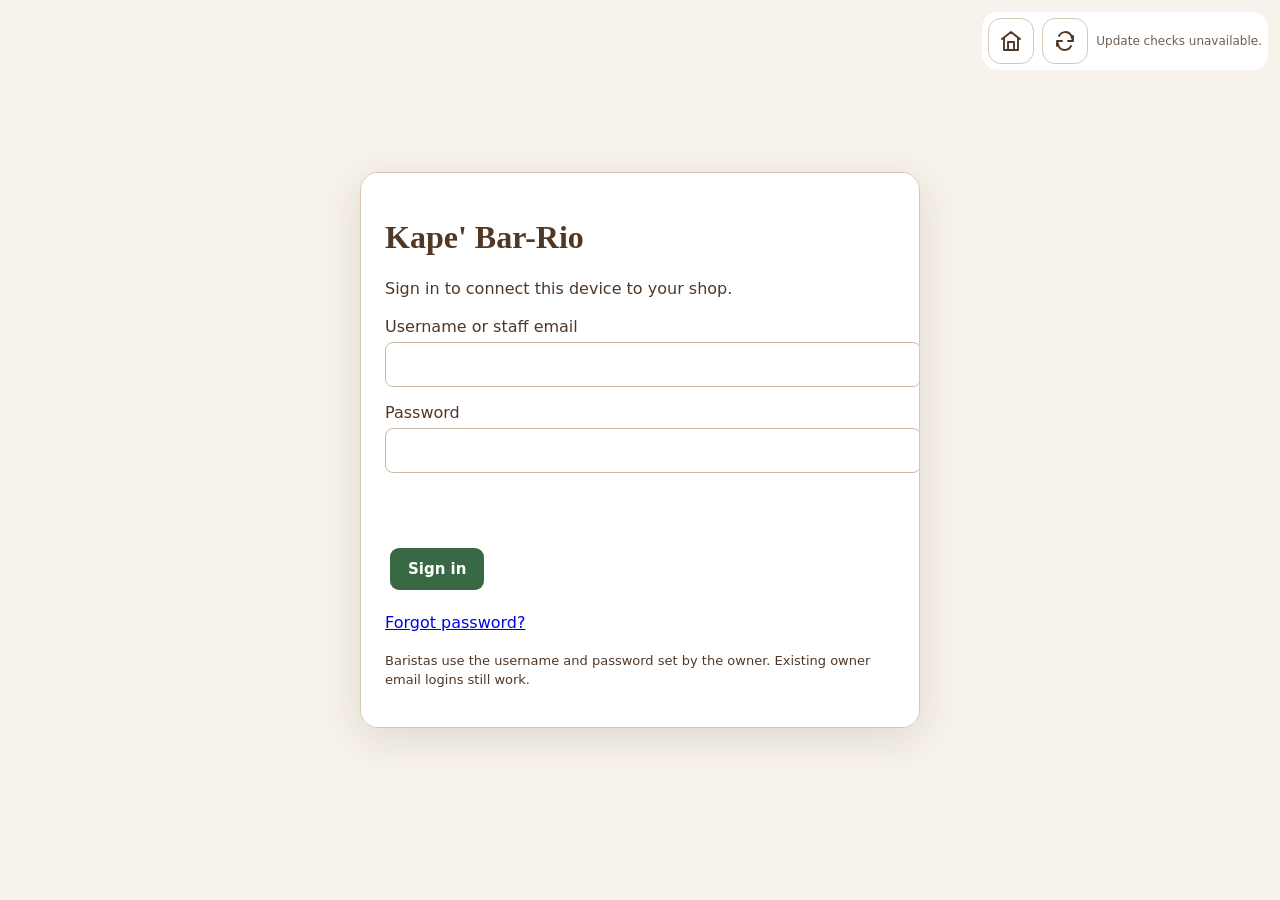
<file: open-end-shift.html>
<!doctype html><html lang="en"><head><meta charset="utf-8"><meta name="viewport" content="width=device-width,initial-scale=1"><meta name="theme-color" content="#503827"><meta name="kbr-shift-build" content="2026-11-09-siomai-correction-shop-icon-v11"><title>Shop & Cash Registry · Kape’ Bar-Rio</title><style>
*{box-sizing:border-box}body{margin:0;background:#fbf8f4;color:#503827;font:16px system-ui}main{max-width:1100px;margin:auto;padding:20px}header{display:flex;justify-content:space-between;align-items:center;gap:12px;flex-wrap:wrap;margin-bottom:20px}button,a.button{font:inherit;cursor:pointer;border:1px solid #d9c7b5;background:white;color:#503827;padding:12px;border-radius:12px;min-height:46px;text-decoration:none}.barista-actions{display:flex;gap:8px;flex-wrap:wrap}.history-total-strip{display:grid;grid-template-columns:repeat(auto-fit,minmax(160px,1fr));gap:12px}.history-total-card,.barista-order-card{background:white;border:1px solid #eadfd4;border-radius:14px;padding:14px}.history-total-card small{display:block}.history-total-card b{display:block;font-size:26px;margin-top:8px}.barista-order-card{margin:12px 0}summary{cursor:pointer}.muted{font-size:14px;color:#7a6b60}.cloud-box{max-height:90vh;overflow:auto}.cloud-box form label{display:block;margin:12px 0;font-weight:700}.cloud-box form input,.cloud-box form textarea,.cloud-box form select{display:block;width:100%;min-height:46px;padding:10px;border:1px solid #d9c7b5;border-radius:10px;font:inherit}.denomination-grid{display:grid;grid-template-columns:repeat(4,minmax(0,1fr));gap:8px}.denomination-grid button.selected{background:#edf7e9;border:2px solid #2f8f4e}.denomination-grid span{font-size:12px}.count-keypad{display:grid;grid-template-columns:repeat(3,1fr);gap:8px;margin:12px 0}.count-keypad button{font-size:22px;font-weight:700;min-height:50px}@media(max-width:480px){main{padding:12px}.denomination-grid{grid-template-columns:repeat(2,1fr)}}
.clock-panes{display:grid;grid-template-columns:1fr 1fr;gap:20px}.clock-panes label{display:block;margin:16px 0}.clock-panes input,.clock-panes select{display:block;width:100%;padding:12px;font:inherit;margin-top:8px}#workerElapsed{font-variant-numeric:tabular-nums;font-size:48px}@media(max-width:500px){.clock-panes{gap:8px}.clock-panes .barista-order-card{padding:8px}#workerElapsed{font-size:30px}} 
[hidden]{display:none!important}.shift-tiles{display:grid;grid-template-columns:repeat(2,minmax(0,1fr));gap:20px;max-width:880px;margin:24px auto}.shift-tile{display:flex;flex-direction:column;align-items:center;justify-content:center;gap:12px;border:3px solid;border-radius:24px;padding:24px 18px;min-height:320px;box-shadow:0 5px 0 #50382715}.shift-tile:disabled{cursor:wait;opacity:.65}.shift-tile img,.shift-tile svg{width:190px;height:180px;object-fit:contain}.shop-tile{background:#f8dada;border-color:#a84040;color:#762d2d}.shop-tile.is-open{background:#dff0d8;border-color:#3e783c;color:#2c582b}.cash-tile{background:#dfeee9;border-color:#32695f;color:#24544b}.tile-label{font-size:24px;font-weight:800}.tile-details{font-size:14px;line-height:1.6;text-align:center;min-height:45px}.tile-details b{display:block}.barista-actions{margin:16px 0;gap:10px}button:focus-visible{outline:3px solid #503827;outline-offset:4px}#baristaShiftView button,.cloud-box button{border-width:2px;font-weight:700}button[onclick*="action('open')"],.cloud-box form button[type="submit"]{background:#dff0d8;border-color:#3e783c;color:#2c582b}button[onclick*="action('close')"],button[onclick*="action('cash-out')"]{background:#f8dada;border-color:#a84040;color:#762d2d}button[onclick*="action('cash-in')"]{background:#dff0d8;border-color:#3e783c;color:#2c582b}button[onclick*="action('handover')"]{background:#dceafa;border-color:#3b6392;color:#244d7a}button[onclick*="correctOpening"],button[onclick*="correct("]{background:#fff0c9;border-color:#9e7624;color:#755417}.back-tiles{background:#eee5dc;border:2px solid #80644b}.denomination-grid button{background:#fff0c9;border:2px solid #9e7624}.count-keypad button{background:#e7edf7;border:2px solid #56709b}.count-keypad button[onclick*="clear"],.count-keypad button[onclick*="back"]{background:#f8dada;border-color:#a84040}.denomination-grid button.selected{background:#dff0d8;border:3px solid #3e783c}.count-layout{display:grid;grid-template-columns:1fr 1fr;gap:18px}.barista-order-card,.history-total-card{border:2px solid #c8b39b}@media(max-width:600px){.shift-tiles{gap:12px;margin:16px auto}.shift-tile{padding:18px 10px;min-height:270px}.shift-tile img,.shift-tile svg{width:130px;height:140px}.tile-label{font-size:18px}.tile-details{font-size:12px}.count-layout{grid-template-columns:1fr}}@media(max-width:340px){.shift-tiles{grid-template-columns:1fr}}

/* Compact eight-action dashboard: desktop 4 columns, tablet 3, phone 2. */
.shift-tiles{max-width:1100px;grid-template-columns:repeat(4,minmax(0,1fr));gap:10px;margin:16px auto}
.shift-tile{min-height:154px;padding:14px 9px;gap:7px;border-width:2px;border-radius:16px;box-shadow:0 3px 0 #50382712}
.shift-icon{height:65px;display:flex;align-items:center;justify-content:center;width:100%}
.shift-icon img,.shift-icon svg{width:74px;height:65px;object-fit:contain}
.shift-pictogram{font-size:29px;line-height:1.2;white-space:nowrap;display:inline-flex;align-items:center;gap:4px}
.shift-pictogram span{font-size:24px}
.money-arrow{display:inline-block;font-size:35px;font-weight:900;line-height:1}
.money-arrow.in{color:#218547}.money-arrow.out{color:#c73e40}
.shift-tile .tile-label{font-size:15px;line-height:1.2;text-align:center;font-weight:800}
.shift-tile .tile-details{font-size:11px;line-height:1.3;min-height:0;text-align:center}
.shift-tile:disabled{opacity:.48;cursor:not-allowed}
.shift-tile[hidden]{display:none!important}
.handover-tile{background:#ecf1fd;border-color:#617eab;color:#345577}
.correct-tile{background:#fff2db;border-color:#b48a44;color:#755417}
.money-in-tile{background:#e7f5e6;border-color:#4d9657;color:#2a6734}
.money-out-tile{background:#fff0ef;border-color:#c97872;color:#953c37}
.activity-tile,.records-tile{background:#f3eae0;border-color:#9e8063;color:#69482f}
#shiftPanel .barista-order-card{margin-top:12px}
@media(max-width:850px){.shift-tiles{gap:10px}}
@media(max-width:570px){.shift-tiles{grid-template-columns:repeat(4,minmax(0,1fr));gap:5px}.shift-tile{min-height:108px;padding:8px 3px}.shift-icon{height:47px}.shift-icon img,.shift-icon svg{width:55px;height:47px}.shift-pictogram{font-size:22px}.shift-pictogram span{font-size:19px}.money-arrow{font-size:28px}.shift-tile .tile-label{font-size:11px}.shift-tile .tile-details{font-size:9px}}

/* Kitchen settlement shown after the task checklist. Cash Out is primary; Proceed is compact. */
#cloudScreen .cloud-box.kitchen-stop-warning{background:#a9262a;color:#fff;border:3px solid #86191d;border-radius:22px;max-width:430px;text-align:center;padding:30px 24px;box-shadow:0 14px 38px #4d0d1440}
#cloudScreen .cloud-box.kitchen-stop-warning h2{color:#fff;font-size:clamp(34px,7vw,48px);font-weight:950;line-height:1.1;margin:0 0 18px;letter-spacing:.03em}
#cloudScreen .cloud-box.kitchen-stop-warning>p{color:#fff;font-size:clamp(18px,4vw,23px);font-weight:800;line-height:1.35;margin:0 0 10px;text-align:center}
#cloudScreen .cloud-box.kitchen-stop-warning .kitchen-stop-amount{display:block;color:#fff;font-size:clamp(38px,9vw,56px);font-weight:950;line-height:1.15;margin:8px 0 24px;font-variant-numeric:tabular-nums}
#cloudScreen .cloud-box.kitchen-stop-warning button{display:block;margin:10px auto;border-radius:12px;cursor:pointer}
#cloudScreen .cloud-box.kitchen-stop-warning button:first-of-type{width:100%;min-height:68px;padding:14px;background:#fff;color:#8c2024;border:2px solid #fff;font-size:clamp(19px,4vw,25px);font-weight:850}
#cloudScreen .cloud-box.kitchen-stop-warning button:last-of-type{width:auto;min-height:38px;padding:8px 18px;background:#8d2025;color:#fff;border:1px solid #f0a0a2;font-size:13px;font-weight:600}
#cloudScreen .cloud-box.kitchen-stop-warning button:disabled{opacity:.6;cursor:wait}
#cloudScreen .cloud-box.kitchen-stop-warning .kitchen-stop-error{display:block;color:#fff0b8;font-size:13px;font-weight:700;min-height:1em}

/* Preserve the original shop artwork when available; keep a built-in icon visible if the image cannot load. */
.shop-art{display:flex;align-items:center;justify-content:center;position:relative;width:76px;height:66px}
.shop-art svg{width:74px!important;height:64px!important;flex-shrink:0}
.shop-art img{position:absolute;inset:0;margin:auto;max-width:100%;max-height:100%;object-fit:contain;background:transparent}
.shop-art img[hidden]{display:none!important}
@media(max-width:570px){.shop-art{width:56px;height:47px}.shop-art svg{width:54px!important;height:46px!important}}

/* Separate the Shop controls from Cash In / Out controls without changing their underlying operations. */
.cash-history-tile{background:#f0ebfa;border-color:#8970b0;color:#563f7e}
#shiftTiles[data-section="cash"]{grid-template-columns:repeat(3,minmax(0,1fr));max-width:900px}
#shiftTiles[data-section="shop"]{grid-template-columns:repeat(3,minmax(0,1fr));max-width:1100px}
#shiftTiles[data-section="cash"] .shift-tile:not(.cash-section){display:none!important}
#shiftTiles[data-section="shop"] .shift-tile:not(.shop-section){display:none!important}
#shiftTiles .shift-tile{min-height:175px}
#registryHeading{font-size:clamp(22px,3vw,30px);margin:0}
#shiftPanel .barista-order-card p{overflow-wrap:anywhere}
#handoverFromActivity{background:#ecf1fd;border-color:#617eab;color:#345577;margin:8px 0 12px}
@media(max-width:650px){#shiftTiles[data-section="cash"],#shiftTiles[data-section="shop"]{grid-template-columns:repeat(2,minmax(0,1fr))}#shiftTiles .shift-tile{min-height:130px}}

/* Closing checklist reminder: strong primary path back to tasks, small manual override. */
#cloudScreen .cloud-box.closing-tasks-reminder{max-width:420px;background:#fff;color:#503827;border:3px solid #a83b35;border-radius:22px;padding:32px 24px;text-align:center;box-shadow:0 18px 48px #3e1d1d40}
#cloudScreen .cloud-box.closing-tasks-reminder h2{font-size:clamp(32px,7vw,46px);line-height:1.15;color:#a3292c;font-weight:900;margin:4px 0 24px}
#cloudScreen .cloud-box.closing-tasks-reminder>p{font-size:clamp(16px,2.8vw,21px);font-weight:650;color:#503827;line-height:1.5;margin:0 0 20px}
#cloudScreen .cloud-box.closing-tasks-reminder button{display:block;margin:10px auto;border-radius:12px;font-weight:800;cursor:pointer}
#cloudScreen .cloud-box.closing-tasks-reminder button:first-of-type{width:100%;min-height:72px;padding:16px;background:#376747;color:white;border:2px solid #28543a;font-size:clamp(19px,3.6vw,25px)}
#cloudScreen .cloud-box.closing-tasks-reminder button:last-of-type{width:auto;min-height:40px;padding:9px 15px;background:#f4ede7;color:#775e50;border:1px solid #c5b1a3;font-size:13px;font-weight:600}
</style><link rel="stylesheet" href="sync.css?v=cash-pane-v2"><link rel="stylesheet" href="page-tools.css"></head><body><main><header><h2 id="registryHeading">Shop & Cash Registry</h2><div class="barista-actions"><button type="button" id="refreshCashRegistry">Refresh Cash</button><button onclick="KBRCloud.logout()">Sign out</button></div></header><p id="shopStatus" role="status">Loading shop status…</p><div class="shift-tiles" id="shiftTiles" data-section="shop">
<button type="button" class="shift-tile shop-tile" id="shopTile" data-shift-action="toggle-shop" disabled><span class="shift-icon" aria-hidden="true"><span class="shop-art"><svg viewBox="0 0 80 80" aria-hidden="true"><path d="M14 32h52v37H14z" fill="#f8eddc" stroke="currentColor" stroke-width="4"/><path d="M9 31l9-20h44l9 20z" fill="#e1a364" stroke="currentColor" stroke-width="4" stroke-linejoin="round"/><path d="M20 32v11m14-11v11m12-11v11m14-11v11" stroke="currentColor" stroke-width="4" stroke-linecap="round"/><path d="M30 69V46h20v23" fill="#b4d6c0" stroke="currentColor" stroke-width="3"/><path d="M8 70h64" stroke="currentColor" stroke-width="4" stroke-linecap="round"/></svg><img id="shopIcon" src="icons/shop-closed.png" alt="" onerror="this.hidden=true"></span></span><span class="tile-label">Open / Close Shop</span><small class="tile-details">Loading shop…</small></button>
<button type="button" class="shift-tile handover-tile" id="handoverTile" data-shift-action="handover" disabled><span class="shift-icon" aria-hidden="true"><span class="shift-pictogram">👤 <span>💵</span> → 👤</span></span><span class="tile-label">Cash Handover</span><small class="tile-details">Give the drawer to the next cashier</small></button>
<button type="button" class="shift-tile money-in-tile" id="cashInTile" data-shift-action="cash-in" disabled><span class="shift-icon" aria-hidden="true"><span class="shift-pictogram">💵 <b class="money-arrow in">→</b> 🗃️</span></span><span class="tile-label">Cash In</span><small class="tile-details">Add money to the drawer</small></button>
<button type="button" class="shift-tile money-out-tile" id="cashOutTile" data-shift-action="cash-out" disabled><span class="shift-icon" aria-hidden="true"><span class="shift-pictogram">🗃️ <b class="money-arrow out">→</b> 💵</span></span><span class="tile-label">Cash Out</span><small class="tile-details">Record money leaving the drawer</small></button>
<button type="button" class="shift-tile cash-history-tile" id="cashHistoryTile" data-shift-view="cash-history" disabled><span class="shift-icon" aria-hidden="true"><span class="shift-pictogram">🧾</span></span><span class="tile-label">Cash In / Cash Out History</span><small class="tile-details">Review recorded cash movements</small></button>
<button type="button" class="shift-tile owner-tile correct-tile" id="correctOpeningTile" data-shift-action="correct-opening" disabled><span class="shift-icon" aria-hidden="true"><span class="shift-pictogram">🧮✏️</span></span><span class="tile-label">Correct Opening Count</span><small class="tile-details">Owner approval only</small></button>
<button type="button" class="shift-tile activity-tile" id="activityTile" data-shift-view="activity" disabled><span class="shift-icon" aria-hidden="true"><span class="shift-pictogram">📋</span></span><span class="tile-label">Drawer Activities</span><small class="tile-details">View this shift's activity</small></button>
<button type="button" class="shift-tile cash-tile" id="cashTile" data-shift-view="cash" disabled><span class="shift-icon" aria-hidden="true"><svg viewBox="0 0 70 60" aria-hidden="true"><rect x="8" y="26" width="54" height="28" rx="5" fill="#cde7dc" stroke="#32695f" stroke-width="3"/><rect x="18" y="9" width="35" height="17" rx="3" fill="#32695f"/><rect x="23" y="13" width="25" height="9" rx="2" fill="#f7eed4"/><path d="M13 39h44M25 45h20" stroke="#32695f" stroke-width="3"/><rect x="16" y="50" width="39" height="7" rx="3" fill="#d3a85f"/></svg></span><span class="tile-label">Current Cash</span><small class="tile-details">View expected cash and breakdown</small></button>
<button type="button" class="shift-tile owner-tile records-tile" id="recordsTile" data-shift-view="history" disabled><span class="shift-icon" aria-hidden="true"><span class="shift-pictogram">🗂️</span></span><span class="tile-label">Previous Shop Records</span><small class="tile-details">Owner-only shift history</small></button>
</div>
<section id="shiftPanel" hidden><button id="backToTiles" class="back-tiles">← Back to tiles</button><div id="baristaShiftView">Connecting…</div></section></main><script src="sync-config.js"></script><script src="sync-core.js?v=usage-sleep-v2"></script><script src="sync-ui.js"></script><script>const baristaView='shift';const peso=n=>'₱'+(Number(n)||0).toLocaleString('en-PH',{minimumFractionDigits:2,maximumFractionDigits:2});const escapeHtml=s=>String(s??'').replace(/[&<>"']/g,c=>({'&':'&amp;','<':'&lt;','>':'&gt;','"':'&quot;',"'":'&#39;'}[c]));</script><script src="shifts.js?v=tasks-then-kitchen-v20"></script><script src="shop-page.js?v=split-cash-shop-v10"></script><script src="page-tools.js?v=host-home-v26"></script></body></html>
</file>
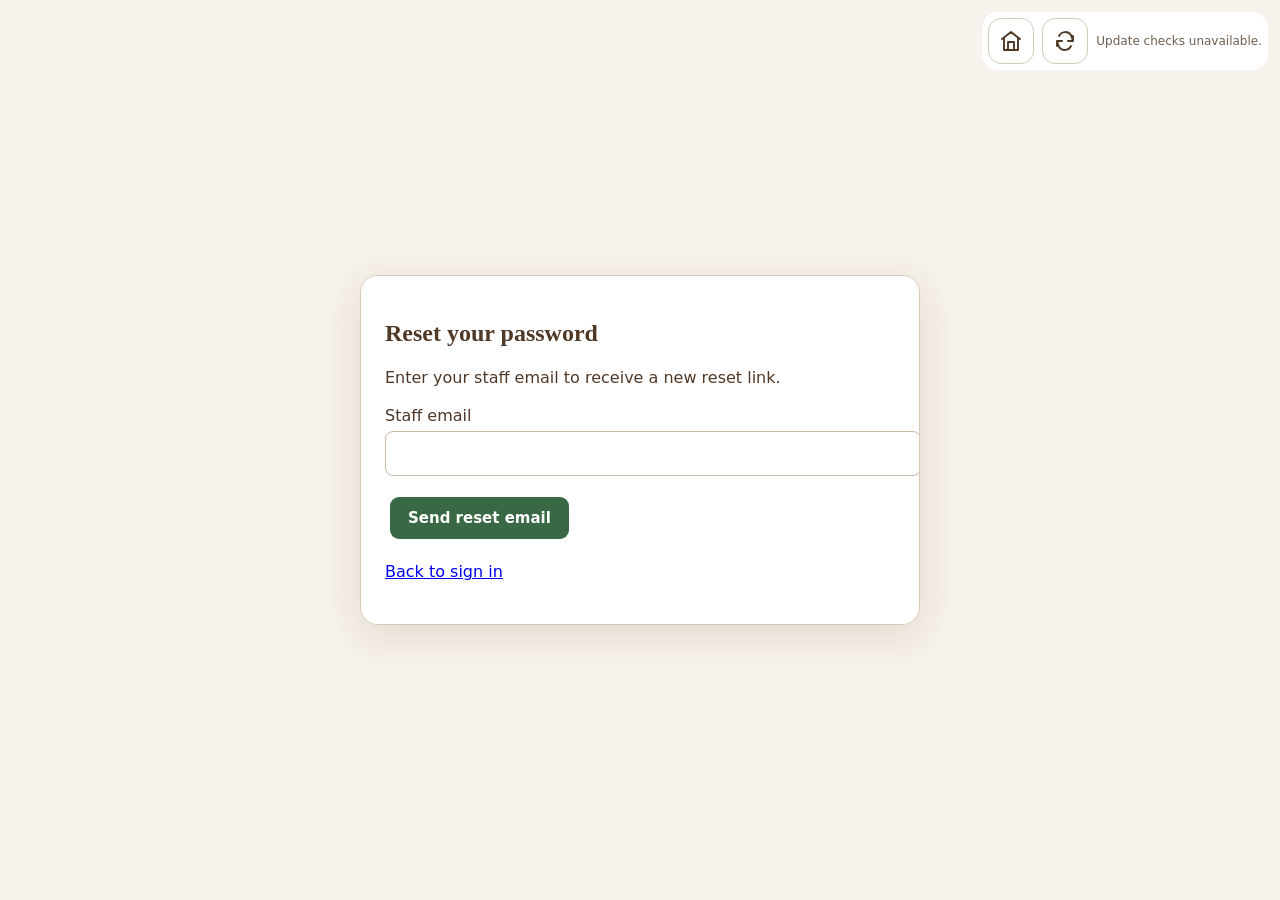
<file: reset-password.html>
<!doctype html><html lang="en"><head><meta charset="utf-8"><meta name="viewport" content="width=device-width,initial-scale=1"><meta name="referrer" content="no-referrer"><title>Kape' Bar-Rio · Reset Password</title><link rel="stylesheet" href="sync.css"><link rel="stylesheet" href="page-tools.css"></head><body style="background:#f7f2eb"><main class="cloud-screen"><section class="cloud-box"><h1>Reset your password</h1><form id="request"><p>Enter your staff email to receive a new reset link.</p><label for="email">Staff email</label><input id="email" type="email" autocomplete="username" required><button>Send reset email</button></form><form id="change" hidden><label for="password">New password</label><input id="password" type="password" minlength="8" autocomplete="new-password" required><label for="confirm">Confirm password</label><input id="confirm" type="password" minlength="8" autocomplete="new-password" required><button>Save new password</button></form><p id="message" role="status" aria-live="polite"></p><p><a href="sync-login.html">Back to sign in</a></p></section></main><script src="sync-config.js"></script><script src="reset-password.js"></script><script src="page-tools.js"></script></body></html>
</file>
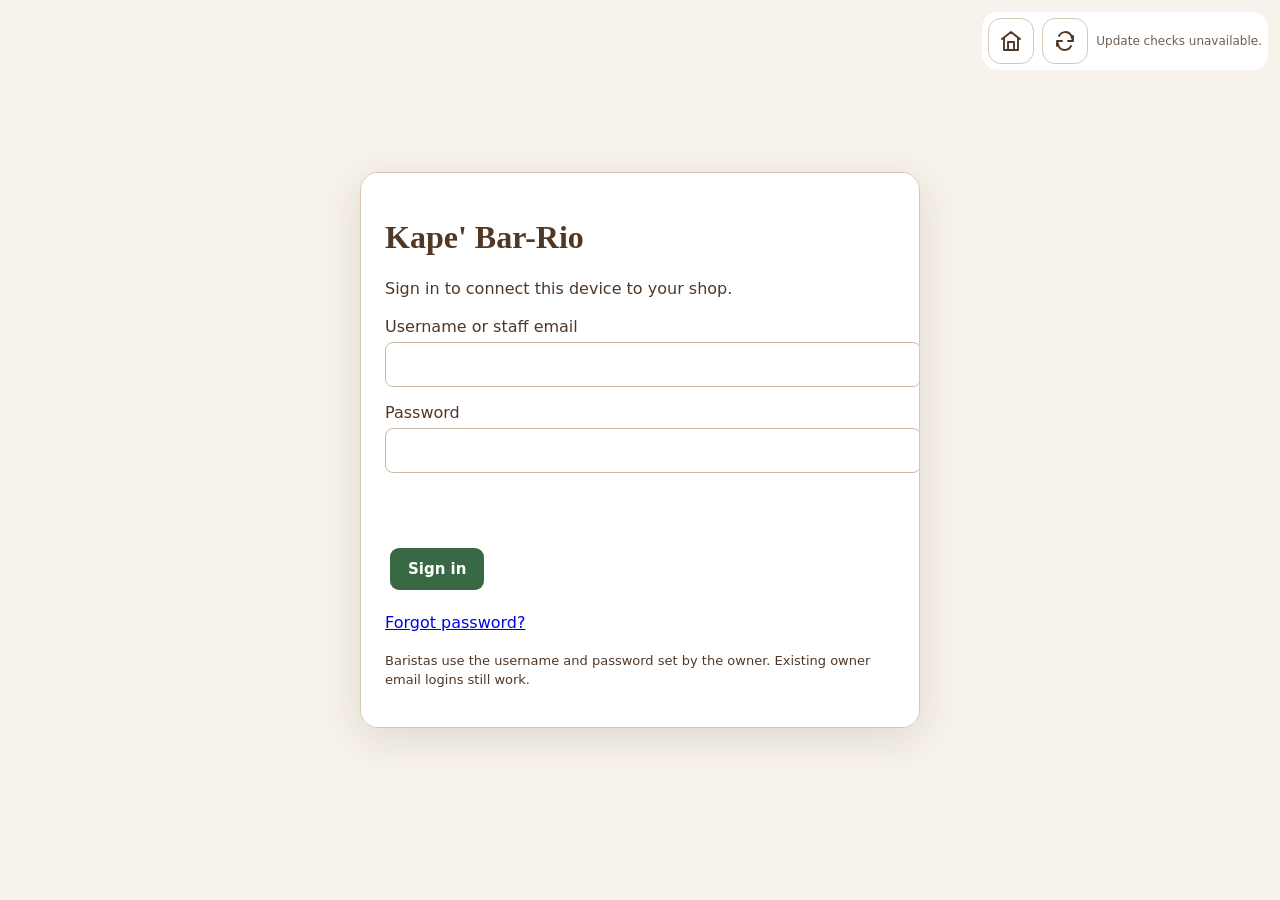
<file: sync-login.html>
<!doctype html><html lang="en"><head><meta charset="utf-8"><meta name="viewport" content="width=device-width,initial-scale=1"><title>Kape' Bar-Rio · Staff Login</title><link rel="stylesheet" href="sync.css"><link rel="stylesheet" href="page-tools.css"></head><body style="background:#f7f2eb"><main class="cloud-screen"><form id="loginForm" class="cloud-box"><h1>Kape' Bar-Rio</h1><p>Sign in to connect this device to your shop.</p><label for="email">Username or staff email</label><input id="email" type="text" autocomplete="username" required><label for="password">Password</label><input id="password" type="password" autocomplete="current-password" required><p class="cloud-error" id="error" role="alert"></p><button id="signIn">Sign in</button><p><a href="reset-password.html">Forgot password?</a></p><p style="font-size:13px">Baristas use the username and password set by the owner. Existing owner email logins still work.</p></form></main><script src="sync-config.js"></script><script src="sync-core.js"></script><script>
const loginForm=document.getElementById('loginForm'),loginEmail=document.getElementById('email'),loginPassword=document.getElementById('password'),loginError=document.getElementById('error'),loginSubmit=document.getElementById('signIn');
loginForm.onsubmit=async e=>{e.preventDefault();loginSubmit.disabled=true;loginError.textContent='';try{await KBRCloud.login(loginEmail.value.trim().includes('@')?loginEmail.value.trim():loginEmail.value.trim().toLowerCase()+'@staff.kapebarrio.invalid',loginPassword.value);loginPassword.value='';const wanted=new URLSearchParams(location.search).get('next');const destination=["index.html", "clock-in.html", "open-end-shift.html"].includes(wanted)?wanted:'index.html';location.replace(destination==='index.html'?'./':destination.replace(/\.html$/,''));}catch(err){loginError.textContent=err.message;}finally{loginSubmit.disabled=false;}};
</script><script src="page-tools.js"></script></body></html>
</file>
<file: page-tools.css>
.kbr-page-tools{display:flex;align-items:center;justify-content:flex-end;gap:8px;flex-wrap:wrap}.kbr-tool{position:relative;display:inline-flex!important;align-items:center;justify-content:center;width:46px;min-width:46px;height:46px;min-height:46px;padding:10px!important;background:#fff!important;color:#503827!important;border:1px solid #d5c8b7!important;border-radius:13px!important;text-decoration:none!important;cursor:pointer;font:inherit;flex-shrink:0;box-sizing:border-box}.kbr-tool svg{width:24px;height:24px}.kbr-tool:focus-visible{outline:3px solid #b87926;outline-offset:3px}.kbr-update-dot{position:absolute;right:-3px;top:-3px;width:12px;height:12px;border:2px solid white;border-radius:50%;background:#dc2626;box-shadow:0 0 0 1px #dc262620}.kbr-update-dot[hidden]{display:none!important}.kbr-update-note{font:12px system-ui;max-width:190px;color:#705e4d;line-height:1.35}.kbr-update-note:empty{display:none}.kbr-floating-tools{position:fixed;top:12px;right:12px;z-index:9998;background:#fff;padding:6px;border-radius:16px}@media(max-width:600px){.kbr-update-note{max-width:130px}header{gap:10px;flex-wrap:wrap}}
</file>
<file: sync.css>
.cloud-status{position:fixed;bottom:6px;left:8px;z-index:100;font:700 11px system-ui;background:#e4f3de;color:#285c30;border:1px solid #b8d5af;border-radius:8px;padding:5px 9px;max-width:70vw}.cloud-status.problem{background:#fff0d8;color:#875715;border-color:#e3c790}.cloud-screen{position:fixed;inset:0;background:#f7f2ebf7;z-index:200;display:grid;place-items:center;padding:24px}.cloud-box{max-width:510px;width:100%;background:white;border:1px solid #d8c7b5;border-radius:18px;padding:24px;color:#503827;font:16px system-ui;box-shadow:0 10px 40px #30201020}.cloud-box h1,.cloud-box h2{font-family:Georgia,serif}.cloud-box p{line-height:1.5}.cloud-box button,.cloud-link{display:inline-block;background:#386944;color:white;border:0;border-radius:9px;padding:12px 18px;font:700 15px system-ui;cursor:pointer;margin:5px;text-decoration:none}.cloud-box input{width:100%;padding:12px;margin:6px 0 16px;border:1px solid #ccb9a5;border-radius:8px;font:16px system-ui}.cloud-error{color:#a12924;min-height:22px}.cloud-actions{display:flex;gap:8px;flex-wrap:wrap}

.cloud-screen{padding:10px;overflow-y:auto;align-items:center}.cloud-box{max-height:calc(100dvh - 20px);overflow-y:auto;overscroll-behavior:contain}.cloud-box.wide-payment{max-width:900px;padding:14px}.wide-payment h2,.wide-payment p{margin:6px 0}.wide-payment form{display:grid;grid-template-columns:1fr 1.4fr;gap:8px 14px;align-items:start}.wide-payment form>.barista-cash-layout{grid-column:2;grid-row:1 / span 4}.wide-payment form>label,.wide-payment form>button{grid-column:1}.wide-payment .barista-cash-layout{gap:8px}.wide-payment .cash-keypad button,.wide-payment .cash-quick-buttons button{min-height:40px;padding:8px;margin:0}.wide-payment form label{margin:6px 0}.wide-payment form input{margin:3px 0;padding:8px;min-height:40px}.wide-payment .cash-pane{padding:8px}.wide-payment .cash-pane p{font-size:12px}.wide-payment form>button{margin:0}.count-layout{display:grid;grid-template-columns:1.2fr 1fr;gap:14px}.count-layout .denomination-grid{grid-template-columns:repeat(2,minmax(0,1fr))}.count-layout .count-keypad{margin:6px 0}.count-layout button{margin:0;padding:8px;min-height:42px}.count-layout .count-controls input{margin:4px 0}.cloud-box.drawer-count{max-width:900px;padding:14px}.drawer-count h2,.drawer-count p{margin:6px 0}.drawer-count form{display:grid;grid-template-columns:1fr 1fr;gap:8px 14px}.drawer-count form>.count-layout{grid-column:1 / -1;grid-row:2}.drawer-count form>label{margin:0}.drawer-count form>button{grid-column:1 / -1}.drawer-count form input,.drawer-count form textarea{min-height:36px;padding:6px;margin:3px 0}.drawer-count form textarea{height:38px}.drawer-count .count-keypad button{min-height:38px}.drawer-count .denomination-grid button{min-height:45px}.drawer-count form>p{margin:0;font-size:13px}@media(max-width:440px){.wide-payment form{grid-template-columns:1fr}.wide-payment form>.barista-cash-layout{grid-column:1;grid-row:auto}.count-layout{gap:6px}.count-layout button{font-size:15px}.drawer-count{font-size:14px!important}}

.cloud-box .denomination-grid button.selected,.cloud-box .denomination-grid button.selected span{color:#185b36!important;background:#fff!important;border-color:#185b36!important}.cloud-box .denomination-grid button.selected{box-shadow:inset 0 0 0 2px #185b36}

.drawer-money{max-width:950px!important;width:min(950px,96vw)!important}.drawer-money-layout{display:grid;grid-template-columns:minmax(0,1fr) 300px;gap:24px}.drawer-money-left{display:grid;gap:12px}.drawer-money-layout input,.drawer-money-layout select{width:100%;padding:14px;font:inherit}.drawer-money-layout aside{padding:18px;border-radius:16px;background:#efe2d4}.drawer-money-layout .money-selected{outline:2px solid #80502f;background:#fff1df}.drawer-money-layout [data-money-error]{color:#a12424}.drawer-money-layout .count-keypad button{min-height:60px;margin:0;color:#503827;background:#f7f1e9;border:1px solid #cbb9a5}.drawer-money-layout .count-keypad{display:grid;grid-template-columns:repeat(3,minmax(0,1fr));gap:8px}.drawer-money-layout [data-money-key="."]{grid-column:1/-1}@media(max-width:560px){.drawer-money-layout{grid-template-columns:minmax(0,1fr) 180px;gap:12px}.drawer-money-layout aside{padding:10px}.drawer-money-layout .count-keypad button{padding:10px;min-height:48px}}
</file>
